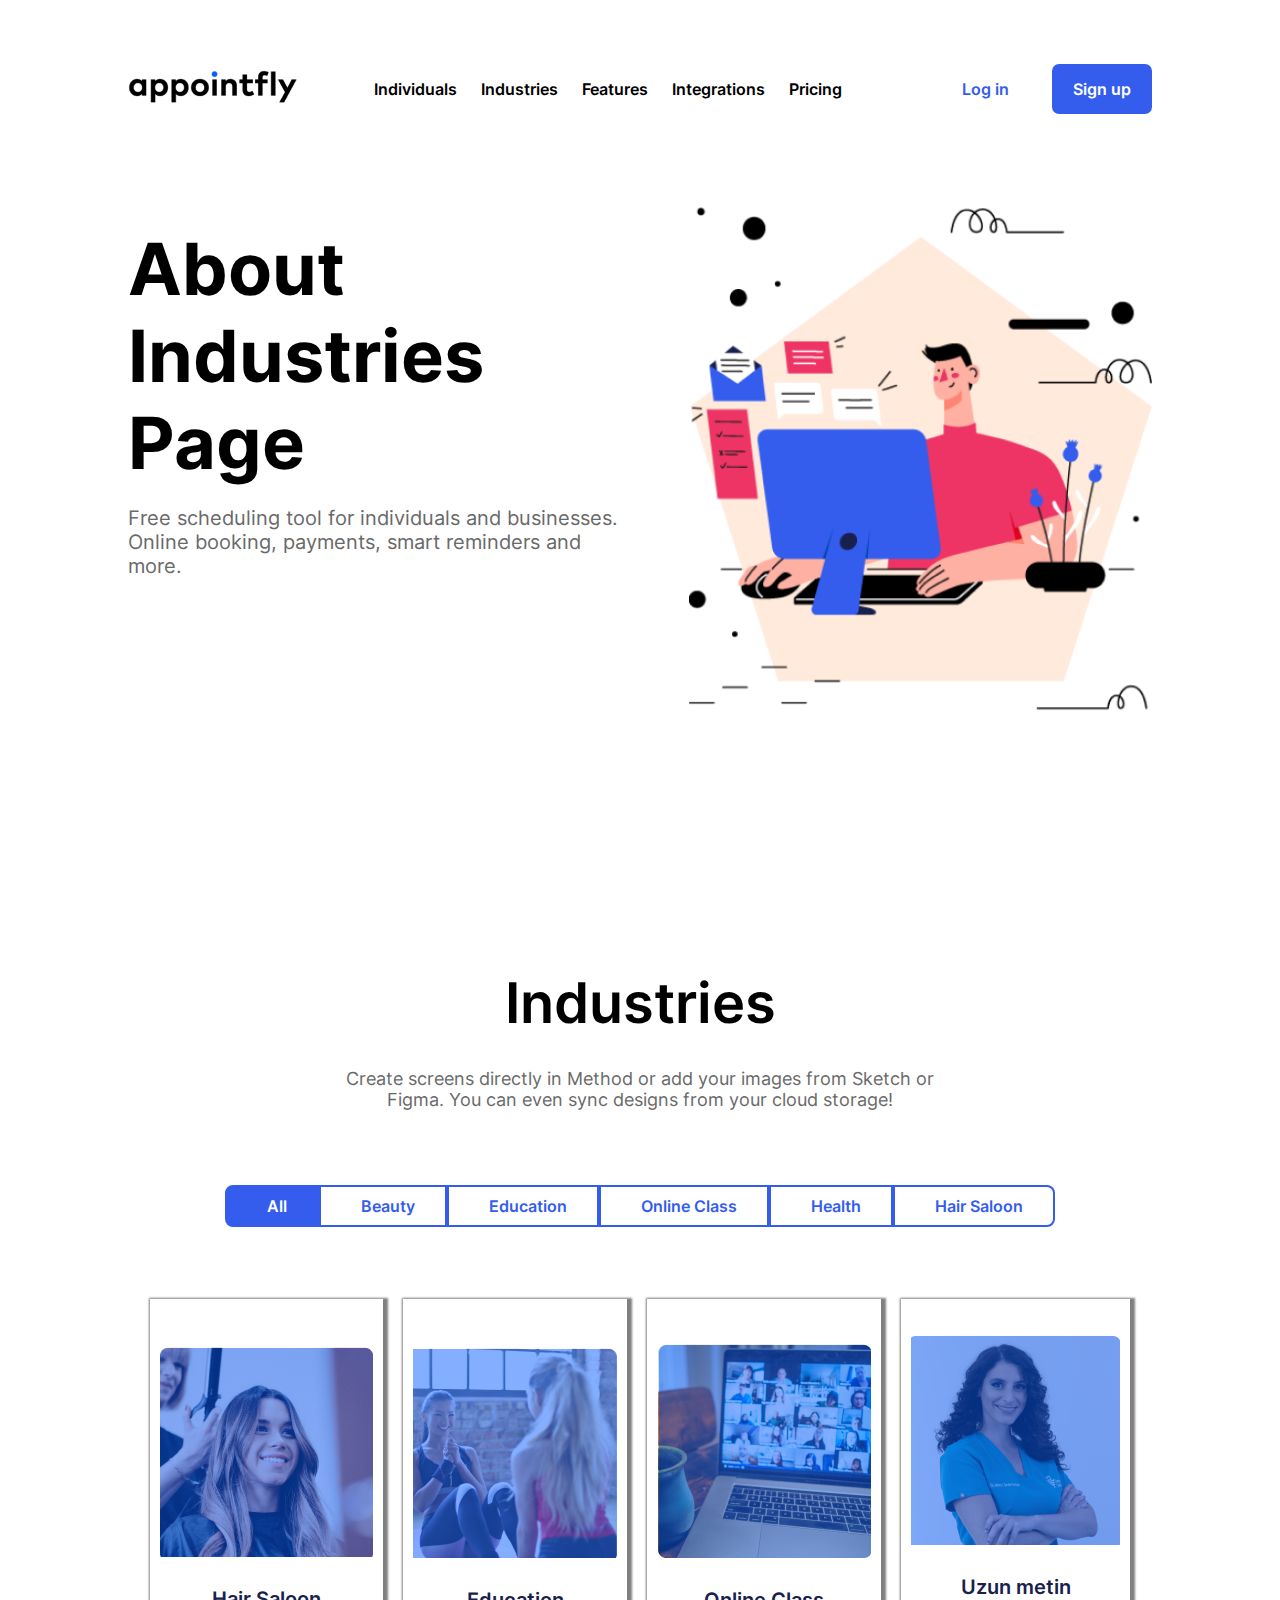
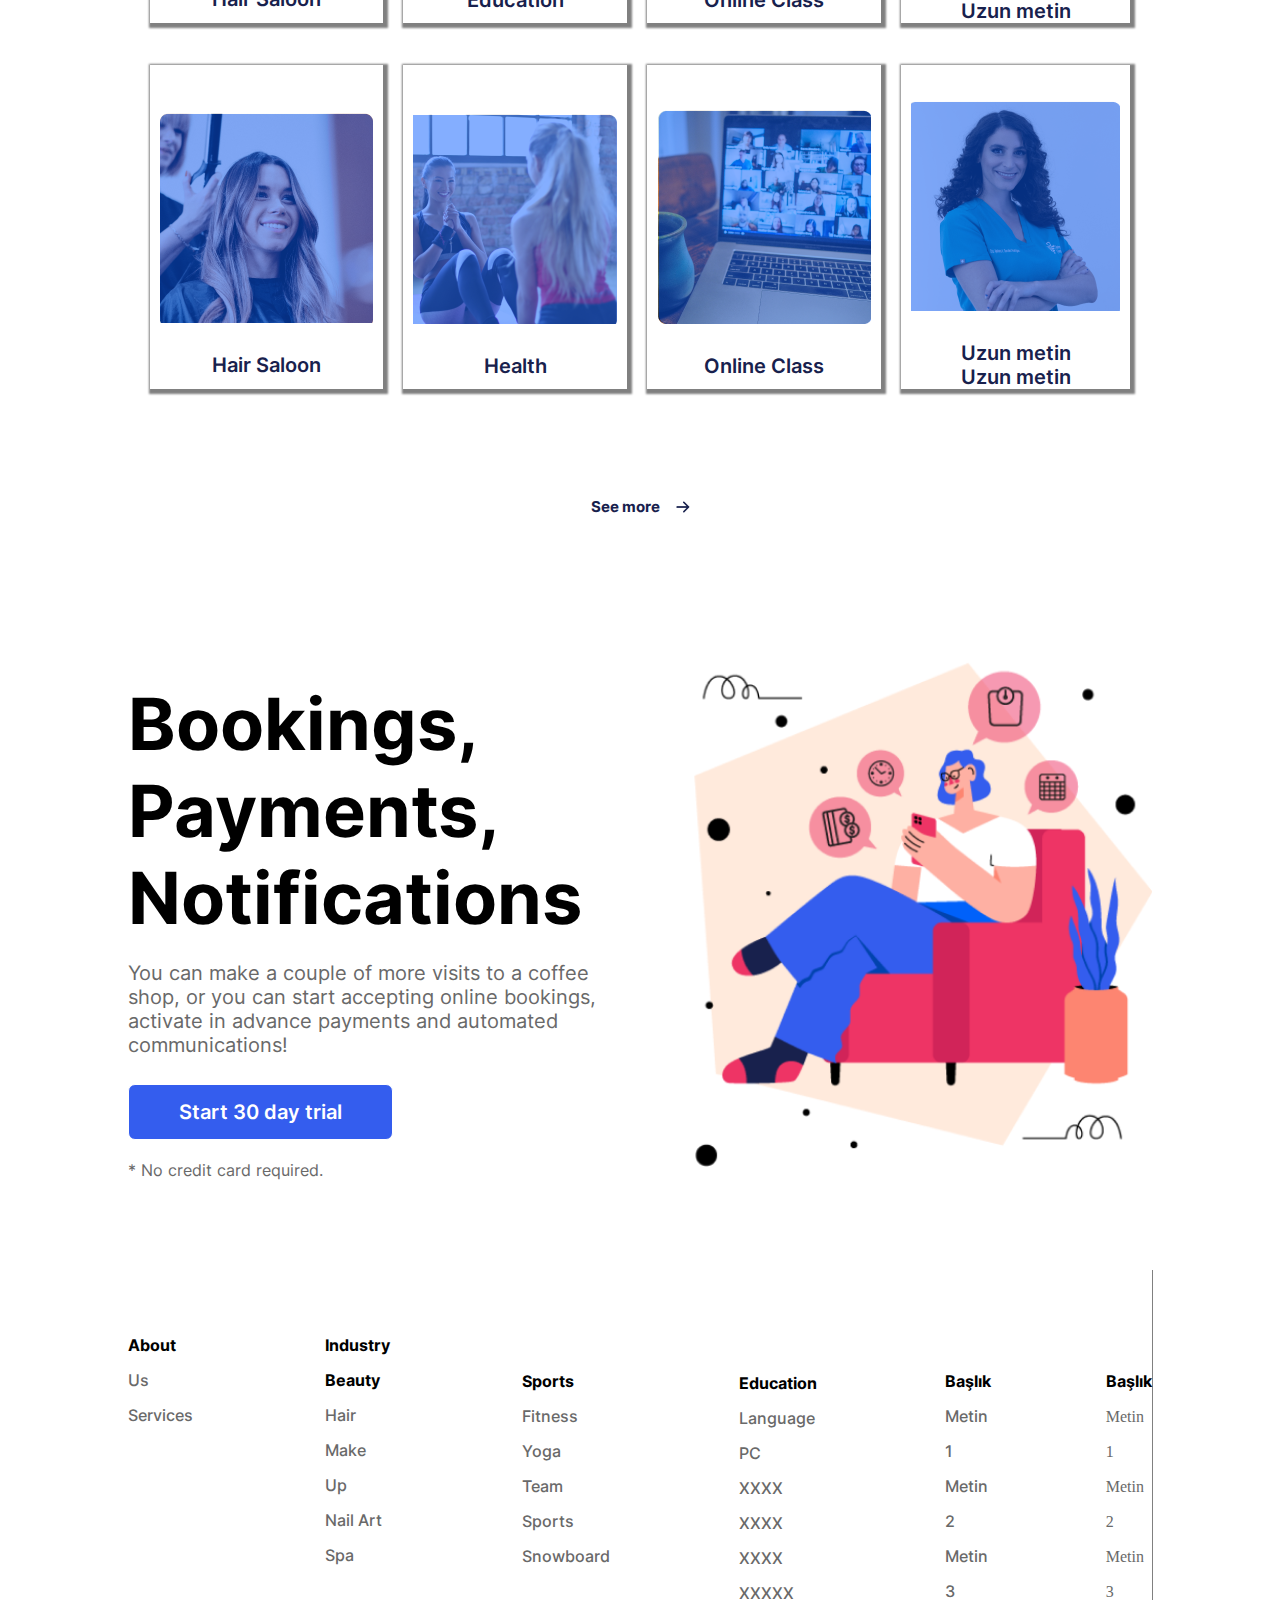
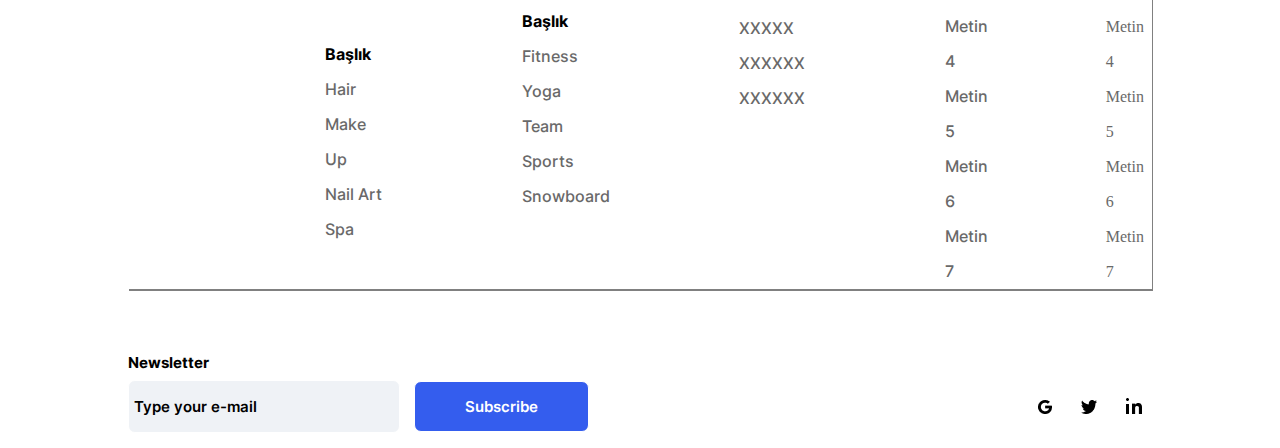
<file: fi/index.html>
<!DOCTYPE html>
<html lang="en">

<head>
    <meta charset="UTF-8">
    <meta http-equiv="X-UA-Compatible" content="IE=edge">
    <meta name="viewport" content="width=device-width, initial-scale=1.0">
    <title>Document</title>
    <link rel="stylesheet" href="style.css">
    <script src="https://code.jquery.com/jquery-3.6.0.min.js"
        integrity="sha256-/xUj+3OJU5yExlq6GSYGSHk7tPXikynS7ogEvDej/m4=" crossorigin="anonymous"></script>
</head>

<body>

    <header>
        <div class="main">
            <div class="container">

                <div class="nav">
                    <div class="logo">
                        <img src="img/appointfly_logosiyah 1.png" alt="">
                    </div>

                    <div class="list">
                        <ul>
                            <a href="../appoint/index.html">
                                <li>Individuals</li>
                            </a>
                            <a href="../fi/index.html">
                                <li>Industries</li>
                            </a>
                            <a href="../faq/index.html">
                                <li>Features</li>
                            </a>
                            <a href="">
                                <li>Integrations</li>
                            </a>
                            <a href="../contact/contact.html">
                                <li>Pricing</li>
                            </a>
                        </ul>
                    </div>


                    <div class="login">

                        <div class="login-2"> <a href="../appoint/login.html">Log in</a> </div>
                        <div class="login-1">Sign up</div>
                    </div>

                </div>
            </div>
        </div>
    </header>


    <section>
        <div class="main">
            <div class="container">

                <div class="sec5">
                    <div class="fly">

                        <div class="appoint">
                            <h1>About
                                Industries
                                Page
                            </h1>
                            <p>Free scheduling tool for individuals and businesses.
                                Online booking, payments, smart reminders and more.
                            </p>
                        </div>
                    </div>

                    <div class="fly-img">
                        <img src="img/slider_illustrasyon_industries 1.png" alt="">
                    </div>

                </div>

            </div>
        </div>
    </section>

    <section>
        <div class="main">
            <div class="container">
                <div class="industries">
                    <div class="content">
                        <h1>Industries</h1>
                        <p>Create screens directly in Method or add your images from Sketch or Figma. You can even
                            sync designs from your cloud storage!</p>
                    </div>

                </div>
            </div>

        </div>

    </section>

    <section>
        <div class="main">
            <div class="container">
                <div class="btn">
                    <ul>
                        <li class="list active" data-filter="all">All</li>
                        <li class="list" data-filter="Beauty">Beauty</li>
                        <li class="list" data-filter="Education">Education</li>
                        <li class="list" data-filter="Online_Class">Online Class</li>
                        <li class="list" data-filter="Health">Health</li>
                        <li class="list" data-filter="Hair_Saloon ">Hair Saloon</li>
                    </ul>
                </div>
                <div class="product">
                    <div class="itemBox Hair_Saloon">
                        <img src="img/Slice 1 (3).png" alt="">
                        <h3>Hair Saloon</h3>
                    </div>
                    <div class="itemBox Education">
                        <img src="img/Slice 2.png" alt="">
                        <h3>Education</h3>
                    </div>

                    <div class="itemBox Online_Class">
                        <img src="img/Slice 2 (1).png" alt="">
                        <h3>Online Class</h3>
                    </div>

                    <div class="itemBox Beauty">
                        <img src="img/Slice 1 (2).png" alt="">
                        <h3>Uzun metin</h3>
                        <h3> Uzun metin</h3>
                    </div>
                    <div class="itemBox Hair_Saloon">
                        <img src="img/Slice 1 (3).png" alt="">
                        <h3>Hair Saloon</h3>
                    </div>


                    <div class="itemBox Health">
                        <img src="img/Slice 2.png" alt="">
                        <h3>Health</h3>
                    </div>

                    <div class="itemBox Online_Class">
                        <img src="img/Slice 2 (1).png" alt="">
                        <h3>Online Class</h3>
                    </div>
                    <div class="itemBox Beauty">
                        <img src="img/Slice 1 (2).png" alt="">
                        <h3>Uzun metin</h3>
                        <h3>
                            Uzun metin</h3>
                    </div>
                </div>

                <div class="see">

                    <h5>See more </h5>
                    <img src="img/🔹 Icon Color.png" alt="">

                </div>
    </section>

    <section>
        <div class="main">
            <div class="container">

                <div class="sec5">
                    <div class="fly">

                        <div class="appoint">
                            <h1>Bookings,
                                Payments,
                                Notifications

                            </h1>
                            <p>You can make a couple of more visits to a coffee shop,
                                or you can start accepting online bookings, activate
                                in advance payments and automated communications!
                            </p>
                        </div>



                        <div class="button">

                            <button class="trial">Start 30 day trial</button>
                        </div>
                        <div class="account">
                            <p>* No credit card required.</p>
                        </div>
                    </div>


                    <div class="fly-img">
                        <img src="img/slider_illustrasyon1 1.png" alt="">
                    </div>


                </div>


            </div>
        </div>
    </section>

    <section>
        <div class="main">
            <div class="container">
                <div class="about">
                    <div class="services">
                        <ul>
                            <li>
                                <h3>About</h3>
                            </li>
                            <li>Us</li>
                            <li>Services</li>
                        </ul>
                    </div>
                    <div class="industry">
                        <ul>
                            <li>
                                <h3>Industry</h3>
                            </li>
                            <li>
                                <h3>Beauty</h3>
                            </li>



                            <li>Hair</li>
                            <li> Make Up</li>
                            <li> Nail Art</li>
                            <li> Spa</li>
                            <li>
                                <h3 class="baslik">Başlık</h3>
                            </li>
                            <li>Hair</li>
                            <li> Make Up</li>
                            <li> Nail Art</li>
                            <li> Spa</li>
                        </ul>
                    </div>
                    <div class="fitness">
                        <ul>
                            <li>
                                <h3>Sports</h3>
                            </li>
                            <li>Fitness</li>
                            <li>Yoga </li>
                            <li>Team Sports</li>
                            <li> Snowboard</li>

                            <li>
                                <h3 class="baslik-1">Başlık</h3>
                            </li>
                            <li>Fitness</li>
                            <li>Yoga </li>
                            <li>Team Sports</li>
                            <li> Snowboard</li>
                        </ul>
                    </div>
                    <div class="language">
                        <ul>
                            <li>
                                <h3>Education</h3>
                            </li>
                            <li>Language </li>
                            <li> PC</li>
                            <li> XXXX</li>
                            <li> XXXX</li>
                            <li> XXXX</li>
                            <li> XXXXX</li>
                            <li> XXXXX</li>
                            <li> XXXXXX</li>
                            <li> XXXXXX</li>
                        </ul>
                    </div>
                    <div class="metin-1">
                        <ul>
                            <li>
                                <h3>Başlık</h3>
                            </li>
                            <li>Metin 1</li>
                            <li>Metin 2</li>
                            <li>Metin 3</li>
                            <li>Metin 4</li>
                            <li>Metin 5</li>
                            <li>Metin 6</li>
                            <li>Metin 7</li>
                        </ul>
                    </div>
                    <div class="metin-2">
                        <ul>
                            <li>
                                <h3>Başlık</h3>
                            </li>
                            <li> Metin 1</li>
                            <li> Metin 2</li>
                            <li> Metin 3</li>
                            <li> Metin 4</li>
                            <li> Metin 5</li>
                            <li>Metin 6</li>
                            <li> Metin 7</li>
                        </ul>
                    </div>

                </div>

            </div>
        </div>

    </section>
    <section>
        <div class="main">

            <div class="container">

                <div class="News-letter">
                    <h4>Newsletter</h4>
                </div>
                <div class="News">
                   
                    <div class="button">
                        <input type="email" placeholder="Type your e-mail">
                        <button class="subs">Subscribe</button>
                    </div>

                    <div class="icons">
                        <a href=""><img src="img/google.png" alt=""></a>
                        <a href=""><img src="img/twitter.png" alt=""></a>
                        <a href=""><img src="img/Linked IN.png" alt=""></a>
                    </div>
                </div>
              
            </div>
        </div>
    </section>

    <script>
        $('.list').click(function () {
            const value = $(this).attr('data-filter');
            console.log(value)
            if (value == 'all') {
                $('.itemBox').show('1000');
            }
            else {
                $('.itemBox').filter('.' + value).show('1000');
                $('.itemBox').not('.' + value).hide('1000');
            }

        })
        $('.list').click(function () {
            $(this).addClass('active').siblings().removeClass('active');
        })

    </script>
</body>

</html>
</file>
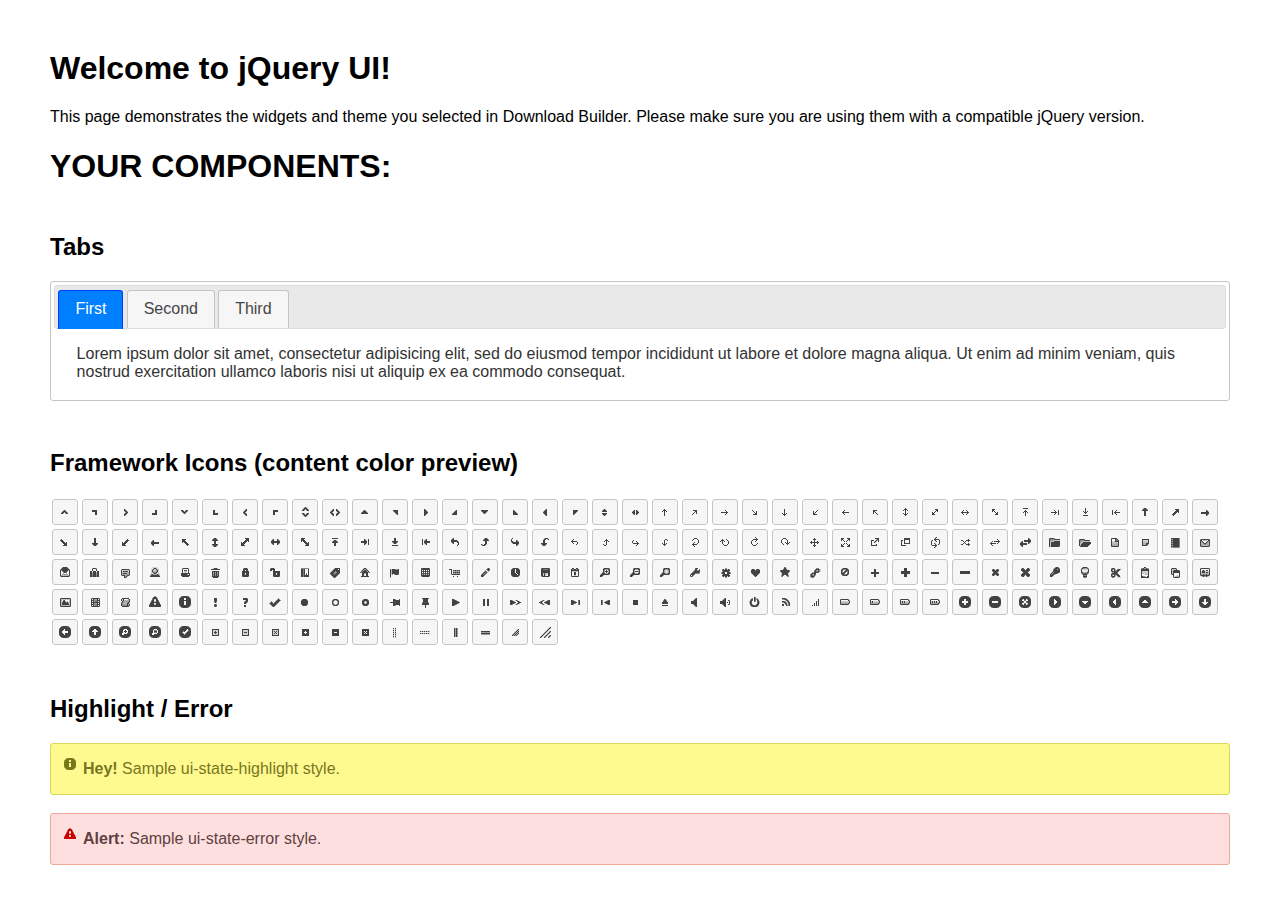
<file: fi/jquery-ui-1.13.1.custom/jquery-ui-1.13.1.custom/index.html>
<!doctype html>
<html lang="us">
<head>
	<meta charset="utf-8">
	<title>jQuery UI Example Page</title>
	<link href="jquery-ui.css" rel="stylesheet">
	<style>
	body{
		font-family: "Trebuchet MS", sans-serif;
		margin: 50px;
	}
	.demoHeaders {
		margin-top: 2em;
	}
	#dialog-link {
		padding: .4em 1em .4em 20px;
		text-decoration: none;
		position: relative;
	}
	#dialog-link span.ui-icon {
		margin: 0 5px 0 0;
		position: absolute;
		left: .2em;
		top: 50%;
		margin-top: -8px;
	}
	#icons {
		margin: 0;
		padding: 0;
	}
	#icons li {
		margin: 2px;
		position: relative;
		padding: 4px 0;
		cursor: pointer;
		float: left;
		list-style: none;
	}
	#icons span.ui-icon {
		float: left;
		margin: 0 4px;
	}
	.fakewindowcontain .ui-widget-overlay {
		position: absolute;
	}
	select {
		width: 200px;
	}
	</style>
</head>
<body>

<h1>Welcome to jQuery UI!</h1>

<div class="ui-widget">
	<p>This page demonstrates the widgets and theme you selected in Download Builder. Please make sure you are using them with a compatible jQuery version.</p>
</div>

<h1>YOUR COMPONENTS:</h1>






<!-- Tabs -->
<h2 class="demoHeaders">Tabs</h2>
<div id="tabs">
	<ul>
		<li><a href="#tabs-1">First</a></li>
		<li><a href="#tabs-2">Second</a></li>
		<li><a href="#tabs-3">Third</a></li>
	</ul>
	<div id="tabs-1">Lorem ipsum dolor sit amet, consectetur adipisicing elit, sed do eiusmod tempor incididunt ut labore et dolore magna aliqua. Ut enim ad minim veniam, quis nostrud exercitation ullamco laboris nisi ut aliquip ex ea commodo consequat.</div>
	<div id="tabs-2">Phasellus mattis tincidunt nibh. Cras orci urna, blandit id, pretium vel, aliquet ornare, felis. Maecenas scelerisque sem non nisl. Fusce sed lorem in enim dictum bibendum.</div>
	<div id="tabs-3">Nam dui erat, auctor a, dignissim quis, sollicitudin eu, felis. Pellentesque nisi urna, interdum eget, sagittis et, consequat vestibulum, lacus. Mauris porttitor ullamcorper augue.</div>
</div>



<h2 class="demoHeaders">Framework Icons (content color preview)</h2>
<ul id="icons" class="ui-widget ui-helper-clearfix">
	<li class="ui-state-default ui-corner-all" title=".ui-icon-caret-1-n"><span class="ui-icon ui-icon-caret-1-n"></span></li>
	<li class="ui-state-default ui-corner-all" title=".ui-icon-caret-1-ne"><span class="ui-icon ui-icon-caret-1-ne"></span></li>
	<li class="ui-state-default ui-corner-all" title=".ui-icon-caret-1-e"><span class="ui-icon ui-icon-caret-1-e"></span></li>
	<li class="ui-state-default ui-corner-all" title=".ui-icon-caret-1-se"><span class="ui-icon ui-icon-caret-1-se"></span></li>
	<li class="ui-state-default ui-corner-all" title=".ui-icon-caret-1-s"><span class="ui-icon ui-icon-caret-1-s"></span></li>
	<li class="ui-state-default ui-corner-all" title=".ui-icon-caret-1-sw"><span class="ui-icon ui-icon-caret-1-sw"></span></li>
	<li class="ui-state-default ui-corner-all" title=".ui-icon-caret-1-w"><span class="ui-icon ui-icon-caret-1-w"></span></li>
	<li class="ui-state-default ui-corner-all" title=".ui-icon-caret-1-nw"><span class="ui-icon ui-icon-caret-1-nw"></span></li>
	<li class="ui-state-default ui-corner-all" title=".ui-icon-caret-2-n-s"><span class="ui-icon ui-icon-caret-2-n-s"></span></li>
	<li class="ui-state-default ui-corner-all" title=".ui-icon-caret-2-e-w"><span class="ui-icon ui-icon-caret-2-e-w"></span></li>
	<li class="ui-state-default ui-corner-all" title=".ui-icon-triangle-1-n"><span class="ui-icon ui-icon-triangle-1-n"></span></li>
	<li class="ui-state-default ui-corner-all" title=".ui-icon-triangle-1-ne"><span class="ui-icon ui-icon-triangle-1-ne"></span></li>
	<li class="ui-state-default ui-corner-all" title=".ui-icon-triangle-1-e"><span class="ui-icon ui-icon-triangle-1-e"></span></li>
	<li class="ui-state-default ui-corner-all" title=".ui-icon-triangle-1-se"><span class="ui-icon ui-icon-triangle-1-se"></span></li>
	<li class="ui-state-default ui-corner-all" title=".ui-icon-triangle-1-s"><span class="ui-icon ui-icon-triangle-1-s"></span></li>
	<li class="ui-state-default ui-corner-all" title=".ui-icon-triangle-1-sw"><span class="ui-icon ui-icon-triangle-1-sw"></span></li>
	<li class="ui-state-default ui-corner-all" title=".ui-icon-triangle-1-w"><span class="ui-icon ui-icon-triangle-1-w"></span></li>
	<li class="ui-state-default ui-corner-all" title=".ui-icon-triangle-1-nw"><span class="ui-icon ui-icon-triangle-1-nw"></span></li>
	<li class="ui-state-default ui-corner-all" title=".ui-icon-triangle-2-n-s"><span class="ui-icon ui-icon-triangle-2-n-s"></span></li>
	<li class="ui-state-default ui-corner-all" title=".ui-icon-triangle-2-e-w"><span class="ui-icon ui-icon-triangle-2-e-w"></span></li>
	<li class="ui-state-default ui-corner-all" title=".ui-icon-arrow-1-n"><span class="ui-icon ui-icon-arrow-1-n"></span></li>
	<li class="ui-state-default ui-corner-all" title=".ui-icon-arrow-1-ne"><span class="ui-icon ui-icon-arrow-1-ne"></span></li>
	<li class="ui-state-default ui-corner-all" title=".ui-icon-arrow-1-e"><span class="ui-icon ui-icon-arrow-1-e"></span></li>
	<li class="ui-state-default ui-corner-all" title=".ui-icon-arrow-1-se"><span class="ui-icon ui-icon-arrow-1-se"></span></li>
	<li class="ui-state-default ui-corner-all" title=".ui-icon-arrow-1-s"><span class="ui-icon ui-icon-arrow-1-s"></span></li>
	<li class="ui-state-default ui-corner-all" title=".ui-icon-arrow-1-sw"><span class="ui-icon ui-icon-arrow-1-sw"></span></li>
	<li class="ui-state-default ui-corner-all" title=".ui-icon-arrow-1-w"><span class="ui-icon ui-icon-arrow-1-w"></span></li>
	<li class="ui-state-default ui-corner-all" title=".ui-icon-arrow-1-nw"><span class="ui-icon ui-icon-arrow-1-nw"></span></li>
	<li class="ui-state-default ui-corner-all" title=".ui-icon-arrow-2-n-s"><span class="ui-icon ui-icon-arrow-2-n-s"></span></li>
	<li class="ui-state-default ui-corner-all" title=".ui-icon-arrow-2-ne-sw"><span class="ui-icon ui-icon-arrow-2-ne-sw"></span></li>
	<li class="ui-state-default ui-corner-all" title=".ui-icon-arrow-2-e-w"><span class="ui-icon ui-icon-arrow-2-e-w"></span></li>
	<li class="ui-state-default ui-corner-all" title=".ui-icon-arrow-2-se-nw"><span class="ui-icon ui-icon-arrow-2-se-nw"></span></li>
	<li class="ui-state-default ui-corner-all" title=".ui-icon-arrowstop-1-n"><span class="ui-icon ui-icon-arrowstop-1-n"></span></li>
	<li class="ui-state-default ui-corner-all" title=".ui-icon-arrowstop-1-e"><span class="ui-icon ui-icon-arrowstop-1-e"></span></li>
	<li class="ui-state-default ui-corner-all" title=".ui-icon-arrowstop-1-s"><span class="ui-icon ui-icon-arrowstop-1-s"></span></li>
	<li class="ui-state-default ui-corner-all" title=".ui-icon-arrowstop-1-w"><span class="ui-icon ui-icon-arrowstop-1-w"></span></li>
	<li class="ui-state-default ui-corner-all" title=".ui-icon-arrowthick-1-n"><span class="ui-icon ui-icon-arrowthick-1-n"></span></li>
	<li class="ui-state-default ui-corner-all" title=".ui-icon-arrowthick-1-ne"><span class="ui-icon ui-icon-arrowthick-1-ne"></span></li>
	<li class="ui-state-default ui-corner-all" title=".ui-icon-arrowthick-1-e"><span class="ui-icon ui-icon-arrowthick-1-e"></span></li>
	<li class="ui-state-default ui-corner-all" title=".ui-icon-arrowthick-1-se"><span class="ui-icon ui-icon-arrowthick-1-se"></span></li>
	<li class="ui-state-default ui-corner-all" title=".ui-icon-arrowthick-1-s"><span class="ui-icon ui-icon-arrowthick-1-s"></span></li>
	<li class="ui-state-default ui-corner-all" title=".ui-icon-arrowthick-1-sw"><span class="ui-icon ui-icon-arrowthick-1-sw"></span></li>
	<li class="ui-state-default ui-corner-all" title=".ui-icon-arrowthick-1-w"><span class="ui-icon ui-icon-arrowthick-1-w"></span></li>
	<li class="ui-state-default ui-corner-all" title=".ui-icon-arrowthick-1-nw"><span class="ui-icon ui-icon-arrowthick-1-nw"></span></li>
	<li class="ui-state-default ui-corner-all" title=".ui-icon-arrowthick-2-n-s"><span class="ui-icon ui-icon-arrowthick-2-n-s"></span></li>
	<li class="ui-state-default ui-corner-all" title=".ui-icon-arrowthick-2-ne-sw"><span class="ui-icon ui-icon-arrowthick-2-ne-sw"></span></li>
	<li class="ui-state-default ui-corner-all" title=".ui-icon-arrowthick-2-e-w"><span class="ui-icon ui-icon-arrowthick-2-e-w"></span></li>
	<li class="ui-state-default ui-corner-all" title=".ui-icon-arrowthick-2-se-nw"><span class="ui-icon ui-icon-arrowthick-2-se-nw"></span></li>
	<li class="ui-state-default ui-corner-all" title=".ui-icon-arrowthickstop-1-n"><span class="ui-icon ui-icon-arrowthickstop-1-n"></span></li>
	<li class="ui-state-default ui-corner-all" title=".ui-icon-arrowthickstop-1-e"><span class="ui-icon ui-icon-arrowthickstop-1-e"></span></li>
	<li class="ui-state-default ui-corner-all" title=".ui-icon-arrowthickstop-1-s"><span class="ui-icon ui-icon-arrowthickstop-1-s"></span></li>
	<li class="ui-state-default ui-corner-all" title=".ui-icon-arrowthickstop-1-w"><span class="ui-icon ui-icon-arrowthickstop-1-w"></span></li>
	<li class="ui-state-default ui-corner-all" title=".ui-icon-arrowreturnthick-1-w"><span class="ui-icon ui-icon-arrowreturnthick-1-w"></span></li>
	<li class="ui-state-default ui-corner-all" title=".ui-icon-arrowreturnthick-1-n"><span class="ui-icon ui-icon-arrowreturnthick-1-n"></span></li>
	<li class="ui-state-default ui-corner-all" title=".ui-icon-arrowreturnthick-1-e"><span class="ui-icon ui-icon-arrowreturnthick-1-e"></span></li>
	<li class="ui-state-default ui-corner-all" title=".ui-icon-arrowreturnthick-1-s"><span class="ui-icon ui-icon-arrowreturnthick-1-s"></span></li>
	<li class="ui-state-default ui-corner-all" title=".ui-icon-arrowreturn-1-w"><span class="ui-icon ui-icon-arrowreturn-1-w"></span></li>
	<li class="ui-state-default ui-corner-all" title=".ui-icon-arrowreturn-1-n"><span class="ui-icon ui-icon-arrowreturn-1-n"></span></li>
	<li class="ui-state-default ui-corner-all" title=".ui-icon-arrowreturn-1-e"><span class="ui-icon ui-icon-arrowreturn-1-e"></span></li>
	<li class="ui-state-default ui-corner-all" title=".ui-icon-arrowreturn-1-s"><span class="ui-icon ui-icon-arrowreturn-1-s"></span></li>
	<li class="ui-state-default ui-corner-all" title=".ui-icon-arrowrefresh-1-w"><span class="ui-icon ui-icon-arrowrefresh-1-w"></span></li>
	<li class="ui-state-default ui-corner-all" title=".ui-icon-arrowrefresh-1-n"><span class="ui-icon ui-icon-arrowrefresh-1-n"></span></li>
	<li class="ui-state-default ui-corner-all" title=".ui-icon-arrowrefresh-1-e"><span class="ui-icon ui-icon-arrowrefresh-1-e"></span></li>
	<li class="ui-state-default ui-corner-all" title=".ui-icon-arrowrefresh-1-s"><span class="ui-icon ui-icon-arrowrefresh-1-s"></span></li>
	<li class="ui-state-default ui-corner-all" title=".ui-icon-arrow-4"><span class="ui-icon ui-icon-arrow-4"></span></li>
	<li class="ui-state-default ui-corner-all" title=".ui-icon-arrow-4-diag"><span class="ui-icon ui-icon-arrow-4-diag"></span></li>
	<li class="ui-state-default ui-corner-all" title=".ui-icon-extlink"><span class="ui-icon ui-icon-extlink"></span></li>
	<li class="ui-state-default ui-corner-all" title=".ui-icon-newwin"><span class="ui-icon ui-icon-newwin"></span></li>
	<li class="ui-state-default ui-corner-all" title=".ui-icon-refresh"><span class="ui-icon ui-icon-refresh"></span></li>
	<li class="ui-state-default ui-corner-all" title=".ui-icon-shuffle"><span class="ui-icon ui-icon-shuffle"></span></li>
	<li class="ui-state-default ui-corner-all" title=".ui-icon-transfer-e-w"><span class="ui-icon ui-icon-transfer-e-w"></span></li>
	<li class="ui-state-default ui-corner-all" title=".ui-icon-transferthick-e-w"><span class="ui-icon ui-icon-transferthick-e-w"></span></li>
	<li class="ui-state-default ui-corner-all" title=".ui-icon-folder-collapsed"><span class="ui-icon ui-icon-folder-collapsed"></span></li>
	<li class="ui-state-default ui-corner-all" title=".ui-icon-folder-open"><span class="ui-icon ui-icon-folder-open"></span></li>
	<li class="ui-state-default ui-corner-all" title=".ui-icon-document"><span class="ui-icon ui-icon-document"></span></li>
	<li class="ui-state-default ui-corner-all" title=".ui-icon-document-b"><span class="ui-icon ui-icon-document-b"></span></li>
	<li class="ui-state-default ui-corner-all" title=".ui-icon-note"><span class="ui-icon ui-icon-note"></span></li>
	<li class="ui-state-default ui-corner-all" title=".ui-icon-mail-closed"><span class="ui-icon ui-icon-mail-closed"></span></li>
	<li class="ui-state-default ui-corner-all" title=".ui-icon-mail-open"><span class="ui-icon ui-icon-mail-open"></span></li>
	<li class="ui-state-default ui-corner-all" title=".ui-icon-suitcase"><span class="ui-icon ui-icon-suitcase"></span></li>
	<li class="ui-state-default ui-corner-all" title=".ui-icon-comment"><span class="ui-icon ui-icon-comment"></span></li>
	<li class="ui-state-default ui-corner-all" title=".ui-icon-person"><span class="ui-icon ui-icon-person"></span></li>
	<li class="ui-state-default ui-corner-all" title=".ui-icon-print"><span class="ui-icon ui-icon-print"></span></li>
	<li class="ui-state-default ui-corner-all" title=".ui-icon-trash"><span class="ui-icon ui-icon-trash"></span></li>
	<li class="ui-state-default ui-corner-all" title=".ui-icon-locked"><span class="ui-icon ui-icon-locked"></span></li>
	<li class="ui-state-default ui-corner-all" title=".ui-icon-unlocked"><span class="ui-icon ui-icon-unlocked"></span></li>
	<li class="ui-state-default ui-corner-all" title=".ui-icon-bookmark"><span class="ui-icon ui-icon-bookmark"></span></li>
	<li class="ui-state-default ui-corner-all" title=".ui-icon-tag"><span class="ui-icon ui-icon-tag"></span></li>
	<li class="ui-state-default ui-corner-all" title=".ui-icon-home"><span class="ui-icon ui-icon-home"></span></li>
	<li class="ui-state-default ui-corner-all" title=".ui-icon-flag"><span class="ui-icon ui-icon-flag"></span></li>
	<li class="ui-state-default ui-corner-all" title=".ui-icon-calculator"><span class="ui-icon ui-icon-calculator"></span></li>
	<li class="ui-state-default ui-corner-all" title=".ui-icon-cart"><span class="ui-icon ui-icon-cart"></span></li>
	<li class="ui-state-default ui-corner-all" title=".ui-icon-pencil"><span class="ui-icon ui-icon-pencil"></span></li>
	<li class="ui-state-default ui-corner-all" title=".ui-icon-clock"><span class="ui-icon ui-icon-clock"></span></li>
	<li class="ui-state-default ui-corner-all" title=".ui-icon-disk"><span class="ui-icon ui-icon-disk"></span></li>
	<li class="ui-state-default ui-corner-all" title=".ui-icon-calendar"><span class="ui-icon ui-icon-calendar"></span></li>
	<li class="ui-state-default ui-corner-all" title=".ui-icon-zoomin"><span class="ui-icon ui-icon-zoomin"></span></li>
	<li class="ui-state-default ui-corner-all" title=".ui-icon-zoomout"><span class="ui-icon ui-icon-zoomout"></span></li>
	<li class="ui-state-default ui-corner-all" title=".ui-icon-search"><span class="ui-icon ui-icon-search"></span></li>
	<li class="ui-state-default ui-corner-all" title=".ui-icon-wrench"><span class="ui-icon ui-icon-wrench"></span></li>
	<li class="ui-state-default ui-corner-all" title=".ui-icon-gear"><span class="ui-icon ui-icon-gear"></span></li>
	<li class="ui-state-default ui-corner-all" title=".ui-icon-heart"><span class="ui-icon ui-icon-heart"></span></li>
	<li class="ui-state-default ui-corner-all" title=".ui-icon-star"><span class="ui-icon ui-icon-star"></span></li>
	<li class="ui-state-default ui-corner-all" title=".ui-icon-link"><span class="ui-icon ui-icon-link"></span></li>
	<li class="ui-state-default ui-corner-all" title=".ui-icon-cancel"><span class="ui-icon ui-icon-cancel"></span></li>
	<li class="ui-state-default ui-corner-all" title=".ui-icon-plus"><span class="ui-icon ui-icon-plus"></span></li>
	<li class="ui-state-default ui-corner-all" title=".ui-icon-plusthick"><span class="ui-icon ui-icon-plusthick"></span></li>
	<li class="ui-state-default ui-corner-all" title=".ui-icon-minus"><span class="ui-icon ui-icon-minus"></span></li>
	<li class="ui-state-default ui-corner-all" title=".ui-icon-minusthick"><span class="ui-icon ui-icon-minusthick"></span></li>
	<li class="ui-state-default ui-corner-all" title=".ui-icon-close"><span class="ui-icon ui-icon-close"></span></li>
	<li class="ui-state-default ui-corner-all" title=".ui-icon-closethick"><span class="ui-icon ui-icon-closethick"></span></li>
	<li class="ui-state-default ui-corner-all" title=".ui-icon-key"><span class="ui-icon ui-icon-key"></span></li>
	<li class="ui-state-default ui-corner-all" title=".ui-icon-lightbulb"><span class="ui-icon ui-icon-lightbulb"></span></li>
	<li class="ui-state-default ui-corner-all" title=".ui-icon-scissors"><span class="ui-icon ui-icon-scissors"></span></li>
	<li class="ui-state-default ui-corner-all" title=".ui-icon-clipboard"><span class="ui-icon ui-icon-clipboard"></span></li>
	<li class="ui-state-default ui-corner-all" title=".ui-icon-copy"><span class="ui-icon ui-icon-copy"></span></li>
	<li class="ui-state-default ui-corner-all" title=".ui-icon-contact"><span class="ui-icon ui-icon-contact"></span></li>
	<li class="ui-state-default ui-corner-all" title=".ui-icon-image"><span class="ui-icon ui-icon-image"></span></li>
	<li class="ui-state-default ui-corner-all" title=".ui-icon-video"><span class="ui-icon ui-icon-video"></span></li>
	<li class="ui-state-default ui-corner-all" title=".ui-icon-script"><span class="ui-icon ui-icon-script"></span></li>
	<li class="ui-state-default ui-corner-all" title=".ui-icon-alert"><span class="ui-icon ui-icon-alert"></span></li>
	<li class="ui-state-default ui-corner-all" title=".ui-icon-info"><span class="ui-icon ui-icon-info"></span></li>
	<li class="ui-state-default ui-corner-all" title=".ui-icon-notice"><span class="ui-icon ui-icon-notice"></span></li>
	<li class="ui-state-default ui-corner-all" title=".ui-icon-help"><span class="ui-icon ui-icon-help"></span></li>
	<li class="ui-state-default ui-corner-all" title=".ui-icon-check"><span class="ui-icon ui-icon-check"></span></li>
	<li class="ui-state-default ui-corner-all" title=".ui-icon-bullet"><span class="ui-icon ui-icon-bullet"></span></li>
	<li class="ui-state-default ui-corner-all" title=".ui-icon-radio-off"><span class="ui-icon ui-icon-radio-off"></span></li>
	<li class="ui-state-default ui-corner-all" title=".ui-icon-radio-on"><span class="ui-icon ui-icon-radio-on"></span></li>
	<li class="ui-state-default ui-corner-all" title=".ui-icon-pin-w"><span class="ui-icon ui-icon-pin-w"></span></li>
	<li class="ui-state-default ui-corner-all" title=".ui-icon-pin-s"><span class="ui-icon ui-icon-pin-s"></span></li>
	<li class="ui-state-default ui-corner-all" title=".ui-icon-play"><span class="ui-icon ui-icon-play"></span></li>
	<li class="ui-state-default ui-corner-all" title=".ui-icon-pause"><span class="ui-icon ui-icon-pause"></span></li>
	<li class="ui-state-default ui-corner-all" title=".ui-icon-seek-next"><span class="ui-icon ui-icon-seek-next"></span></li>
	<li class="ui-state-default ui-corner-all" title=".ui-icon-seek-prev"><span class="ui-icon ui-icon-seek-prev"></span></li>
	<li class="ui-state-default ui-corner-all" title=".ui-icon-seek-end"><span class="ui-icon ui-icon-seek-end"></span></li>
	<li class="ui-state-default ui-corner-all" title=".ui-icon-seek-first"><span class="ui-icon ui-icon-seek-first"></span></li>
	<li class="ui-state-default ui-corner-all" title=".ui-icon-stop"><span class="ui-icon ui-icon-stop"></span></li>
	<li class="ui-state-default ui-corner-all" title=".ui-icon-eject"><span class="ui-icon ui-icon-eject"></span></li>
	<li class="ui-state-default ui-corner-all" title=".ui-icon-volume-off"><span class="ui-icon ui-icon-volume-off"></span></li>
	<li class="ui-state-default ui-corner-all" title=".ui-icon-volume-on"><span class="ui-icon ui-icon-volume-on"></span></li>
	<li class="ui-state-default ui-corner-all" title=".ui-icon-power"><span class="ui-icon ui-icon-power"></span></li>
	<li class="ui-state-default ui-corner-all" title=".ui-icon-signal-diag"><span class="ui-icon ui-icon-signal-diag"></span></li>
	<li class="ui-state-default ui-corner-all" title=".ui-icon-signal"><span class="ui-icon ui-icon-signal"></span></li>
	<li class="ui-state-default ui-corner-all" title=".ui-icon-battery-0"><span class="ui-icon ui-icon-battery-0"></span></li>
	<li class="ui-state-default ui-corner-all" title=".ui-icon-battery-1"><span class="ui-icon ui-icon-battery-1"></span></li>
	<li class="ui-state-default ui-corner-all" title=".ui-icon-battery-2"><span class="ui-icon ui-icon-battery-2"></span></li>
	<li class="ui-state-default ui-corner-all" title=".ui-icon-battery-3"><span class="ui-icon ui-icon-battery-3"></span></li>
	<li class="ui-state-default ui-corner-all" title=".ui-icon-circle-plus"><span class="ui-icon ui-icon-circle-plus"></span></li>
	<li class="ui-state-default ui-corner-all" title=".ui-icon-circle-minus"><span class="ui-icon ui-icon-circle-minus"></span></li>
	<li class="ui-state-default ui-corner-all" title=".ui-icon-circle-close"><span class="ui-icon ui-icon-circle-close"></span></li>
	<li class="ui-state-default ui-corner-all" title=".ui-icon-circle-triangle-e"><span class="ui-icon ui-icon-circle-triangle-e"></span></li>
	<li class="ui-state-default ui-corner-all" title=".ui-icon-circle-triangle-s"><span class="ui-icon ui-icon-circle-triangle-s"></span></li>
	<li class="ui-state-default ui-corner-all" title=".ui-icon-circle-triangle-w"><span class="ui-icon ui-icon-circle-triangle-w"></span></li>
	<li class="ui-state-default ui-corner-all" title=".ui-icon-circle-triangle-n"><span class="ui-icon ui-icon-circle-triangle-n"></span></li>
	<li class="ui-state-default ui-corner-all" title=".ui-icon-circle-arrow-e"><span class="ui-icon ui-icon-circle-arrow-e"></span></li>
	<li class="ui-state-default ui-corner-all" title=".ui-icon-circle-arrow-s"><span class="ui-icon ui-icon-circle-arrow-s"></span></li>
	<li class="ui-state-default ui-corner-all" title=".ui-icon-circle-arrow-w"><span class="ui-icon ui-icon-circle-arrow-w"></span></li>
	<li class="ui-state-default ui-corner-all" title=".ui-icon-circle-arrow-n"><span class="ui-icon ui-icon-circle-arrow-n"></span></li>
	<li class="ui-state-default ui-corner-all" title=".ui-icon-circle-zoomin"><span class="ui-icon ui-icon-circle-zoomin"></span></li>
	<li class="ui-state-default ui-corner-all" title=".ui-icon-circle-zoomout"><span class="ui-icon ui-icon-circle-zoomout"></span></li>
	<li class="ui-state-default ui-corner-all" title=".ui-icon-circle-check"><span class="ui-icon ui-icon-circle-check"></span></li>
	<li class="ui-state-default ui-corner-all" title=".ui-icon-circlesmall-plus"><span class="ui-icon ui-icon-circlesmall-plus"></span></li>
	<li class="ui-state-default ui-corner-all" title=".ui-icon-circlesmall-minus"><span class="ui-icon ui-icon-circlesmall-minus"></span></li>
	<li class="ui-state-default ui-corner-all" title=".ui-icon-circlesmall-close"><span class="ui-icon ui-icon-circlesmall-close"></span></li>
	<li class="ui-state-default ui-corner-all" title=".ui-icon-squaresmall-plus"><span class="ui-icon ui-icon-squaresmall-plus"></span></li>
	<li class="ui-state-default ui-corner-all" title=".ui-icon-squaresmall-minus"><span class="ui-icon ui-icon-squaresmall-minus"></span></li>
	<li class="ui-state-default ui-corner-all" title=".ui-icon-squaresmall-close"><span class="ui-icon ui-icon-squaresmall-close"></span></li>
	<li class="ui-state-default ui-corner-all" title=".ui-icon-grip-dotted-vertical"><span class="ui-icon ui-icon-grip-dotted-vertical"></span></li>
	<li class="ui-state-default ui-corner-all" title=".ui-icon-grip-dotted-horizontal"><span class="ui-icon ui-icon-grip-dotted-horizontal"></span></li>
	<li class="ui-state-default ui-corner-all" title=".ui-icon-grip-solid-vertical"><span class="ui-icon ui-icon-grip-solid-vertical"></span></li>
	<li class="ui-state-default ui-corner-all" title=".ui-icon-grip-solid-horizontal"><span class="ui-icon ui-icon-grip-solid-horizontal"></span></li>
	<li class="ui-state-default ui-corner-all" title=".ui-icon-gripsmall-diagonal-se"><span class="ui-icon ui-icon-gripsmall-diagonal-se"></span></li>
	<li class="ui-state-default ui-corner-all" title=".ui-icon-grip-diagonal-se"><span class="ui-icon ui-icon-grip-diagonal-se"></span></li>
</ul>








<!-- Highlight / Error -->
<h2 class="demoHeaders">Highlight / Error</h2>
<div class="ui-widget">
	<div class="ui-state-highlight ui-corner-all" style="margin-top: 20px; padding: 0 .7em;">
		<p><span class="ui-icon ui-icon-info" style="float: left; margin-right: .3em;"></span>
		<strong>Hey!</strong> Sample ui-state-highlight style.</p>
	</div>
</div>
<br>
<div class="ui-widget">
	<div class="ui-state-error ui-corner-all" style="padding: 0 .7em;">
		<p><span class="ui-icon ui-icon-alert" style="float: left; margin-right: .3em;"></span>
		<strong>Alert:</strong> Sample ui-state-error style.</p>
	</div>
</div>

<script src="external/jquery/jquery.js"></script>
<script src="jquery-ui.js"></script>
<script>





$( "#tabs" ).tabs();









// Hover states on the static widgets
$( "#dialog-link, #icons li" ).hover(
	function() {
		$( this ).addClass( "ui-state-hover" );
	},
	function() {
		$( this ).removeClass( "ui-state-hover" );
	}
);
</script>
</body>
</html>
</file>
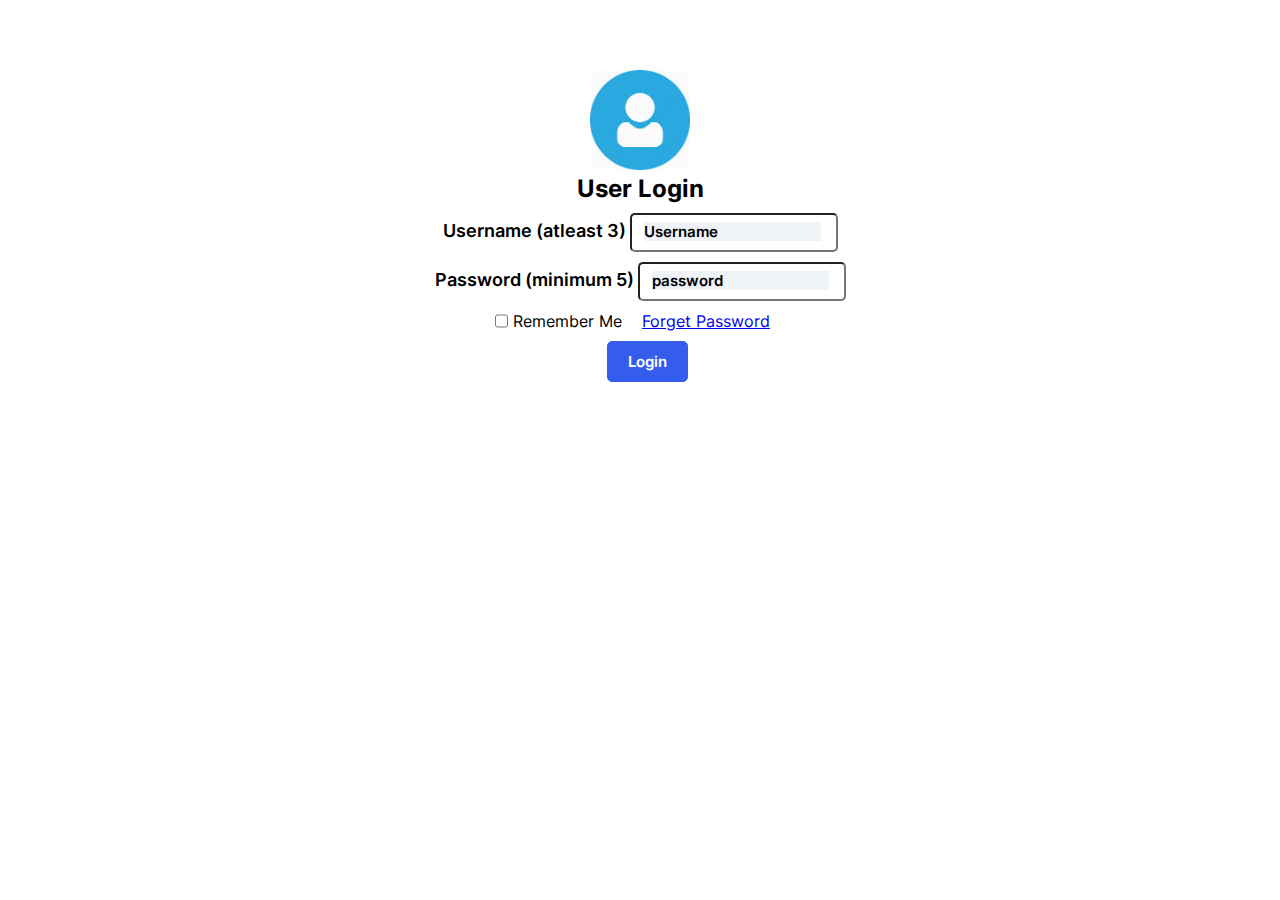
<file: appoint/login.html>
<!DOCTYPE html>
<html lang="en">
  <head>
    <meta charset="UTF-8" />
    <meta http-equiv="X-UA-Compatible" content="IE=edge" />
    <meta name="viewport" content="width=device-width, initial-scale=1.0" />
    <title>Document</title>
    <link rel="stylesheet" href="style.css" />
    <script
      src="https://code.jquery.com/jquery-3.6.0.min.js"
      integrity="sha256-/xUj+3OJU5yExlq6GSYGSHk7tPXikynS7ogEvDej/m4="
      crossorigin="anonymous"
    ></script>
    <script src="../appoint/jquery.validate.min.js"></script>
    <style>
      label.error {
        color: red;
        font-size: 1rem;
        display: block;
        margin-top: 5px;
      }

      input.error {
        border: 1px solid red;
        font-weight: 300;
        color: red;
      }

      .c2 {
        color: red;
        border: 1px solid red;
      }

      .c3 {
        color: green;
        border: 1px solid green;
      }
    </style>
    
  </head>

  <body>
    <form id="myform">
      <div>
        <img
          src="../appoint/img/images.jpg"
          alt=""
          width="100"
          height="100"
        />
      </div>

      <h2>User Login</h2>
      <div class="user-input">
        <label for="username">Username (atleast 3)</label>

        <input
          type="username"
          id="username"
          name="field1"
          placeholder="Username"
        />
      </div>
      <div class="user-input">
        <label for="password">Password (minimum 5)</label>

        <input
          type="password"
          id="password"
          name="field2"
          placeholder="password"
        />
      </div>

      <div class="check">
        <label for="password"></label>
        <input type="checkbox" />
        <p>Remember Me</p>
        <p><a href="../appoint/sign.html">Forget Password</a></p>
      </div>

      <button class="log-btn"><a href="../appoint/index.html">Login</a></button>
    </form>
    <script>
      $(document).ready(function () {
        $('#myform').validate({
          rules: {
            field1: {
              required: true,

              minlength: 3,
            },
            field2: {
              required: true,
              minlength: 5,
            },
          },
        })
      })
    </script>
  </body>
  
</html>
</file>
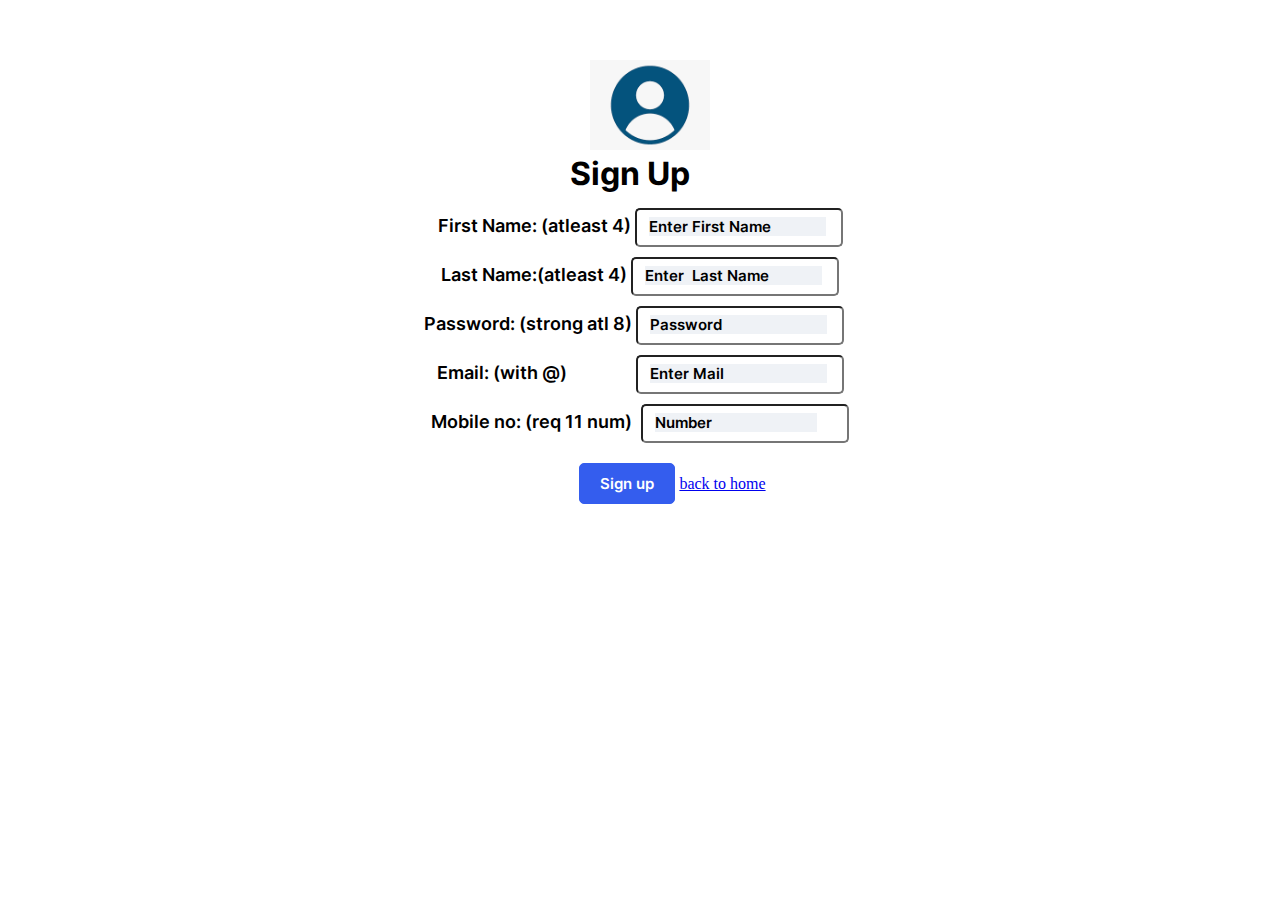
<file: appoint/sign.html>
<!DOCTYPE html>
<html lang="en">

<head>
    <meta charset="UTF-8" />
    <meta http-equiv="X-UA-Compatible" content="IE=edge" />
    <meta name="viewport" content="width=device-width, initial-scale=1.0" />
    <title>Document</title>
    <link rel="stylesheet" href="style.css" />
    <script src="https://code.jquery.com/jquery-3.6.0.min.js"
        integrity="sha256-/xUj+3OJU5yExlq6GSYGSHk7tPXikynS7ogEvDej/m4=" crossorigin="anonymous"></script>
    <script src="../appoint/jquery.validate.min.js"></script>

    <style>
        label.error {
            color: red;
            font-size: 1rem;
            display: block;
            margin-top: 5px;
        }

        input.error {
            border: 1px solid red;
            font-weight: 300;
            color: red;
        }
    </style>

</head>

<body>
    <form id="sign-form">
        <div class="s-img">
            <img src="../appoint/img/signup.png" height="90" alt="" />
            <h1>
                Sign Up
            </h1>
        </div>

        <div class="user-input">
            <label for="">First Name: (atleast 4)</label>
            <input type="text" name="fname" id="" placeholder="Enter First Name" />
        </div>
        <div class="user-input">
            <label for="">Last Name:(atleast 4)</label>

            <input type="text" name="Lname" id="" placeholder="Enter  Last Name" />
        </div>

        <div class="user-input">
            <label for="" id="Password">Password: (strong atl 8)<label>
                    <input type="Password" name="Password" placeholder="Password" id="" />
        </div>
        <div class="user-input">
            <label for="email" id="Email">Email: (with @)</label>
            <input type="Email" name="Email" placeholder="Enter Mail" />
        </div>
        <div class="user-input">
            <label for="" id="number">Mobile no: (req 11 num)</label>

            <input type="number" name="number" placeholder="Number" />
        </div>

        <div class="user-input">
            <button class="signbtn">Sign up</button>
            <a href="../appoint/index.html">back to home</a>
        </div>
    </form>

    <script>

        $(document).ready(function () {

            $('#sign-form').validate({
                rules: {
                    fname: {
                        required: true,
                        minlength: 4
                    },
                    Lname: {
                        required: true,
                        minlength: 4
                    },
                    Password: {
                        required: true,
                        minlength: 8
                    },
                    Email: {
                        required: true,
                        email: true,
                        minlength: 10
                    },
                    number: {
                        required: true,
                        minlength: 11
                    }
                }
            });

        });

    </script>
</body>

</html>
</file>
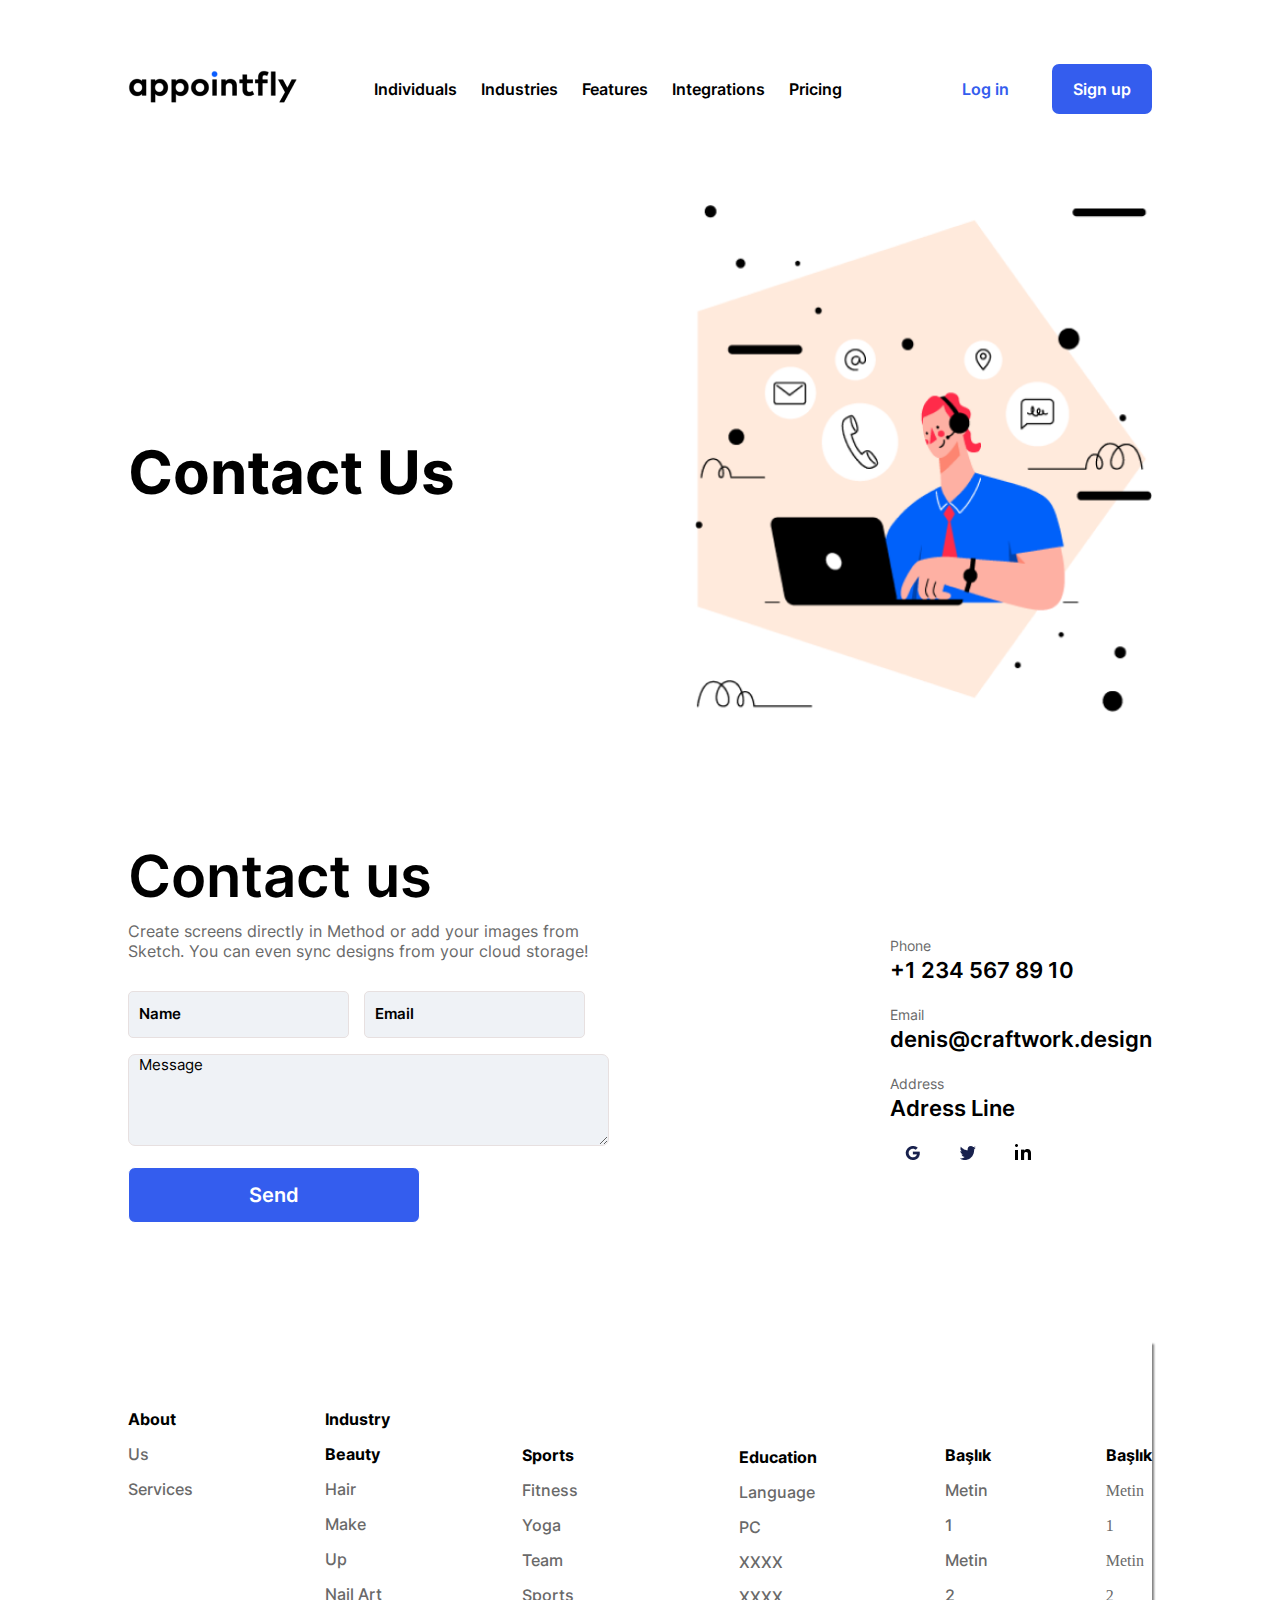
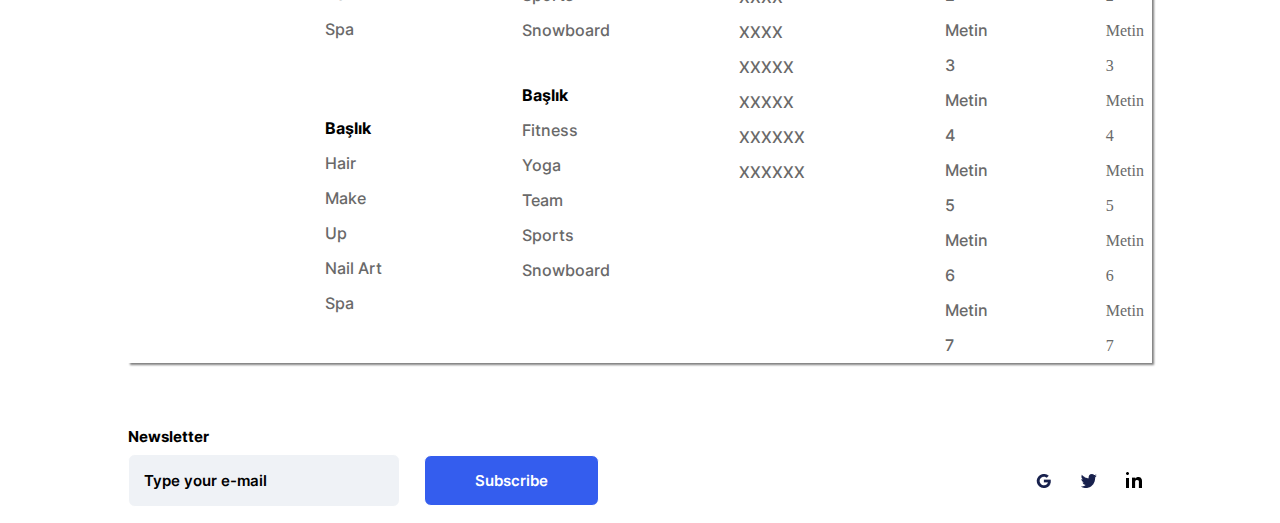
<file: contact/contact.html>
<!DOCTYPE html>
<html lang="en">
  <head>
    <meta charset="UTF-8" />
    <meta http-equiv="X-UA-Compatible" content="IE=edge" />
    <meta name="viewport" content="width=device-width, initial-scale=1.0" />
    <title>Document</title>
    <link rel="stylesheet" href="style.css" />
    <script
      src="https://code.jquery.com/jquery-3.6.0.min.js"
      integrity="sha256-/xUj+3OJU5yExlq6GSYGSHk7tPXikynS7ogEvDej/m4="
      crossorigin="anonymous"
    ></script>

    <script src="jquery.validate.min.js"></script>
  </head>

  <body>
    <header>
      <div class="main">
        <div class="container">
          <div class="nav">
            <div class="logo">
              <img src="img/appointfly_logosiyah 1.png" alt="" />
            </div>

            <div class="list">
              <ul>
                <a href="../appoint/index.html">
                  <li>Individuals</li>
                </a>
                <a href="../fi/index.html">
                  <li>Industries</li>
                </a>
                <a href="../faq/index.html">
                  <li>Features</li>
                </a>
                <a href="">
                  <li>Integrations</li>
                </a>
                <a href="../contact/contact.html">
                  <li>Pricing</li>
                </a>
              </ul>
            </div>

            <div class="login">
              <div class="login-2">
                <a href="../appoint/login.html">Log in</a>
              </div>
              <div class="login-1">Sign up</div>
            </div>
          </div>
        </div>
      </div>
    </header>

    <section>
      <div class="main">
        <div class="container">
          <div class="sec5">
            <div class="fly">
              <div class="appoint">
                <h1>Contact Us</h1>
              </div>
            </div>
            <div class="fly-img">
              <img src="img/slider_illustrasyon_contactus 1.png" alt="" />
            </div>
          </div>
        </div>
      </div>
    </section>

    <section>
      <div class="main">
        <div class="container">
          <div class="two">
            <div class="contact">
              <h1>Contact us</h1>
              <p>
                Create screens directly in Method or add your images from
                Sketch. You can even sync designs from your cloud storage!
              </p>

              <form class="cmxform" id="commentForm" method="get" action="">
                <p>
                  <input
                    id="cname"
                    name="name"
                    minlength="2"
                    type="text"
                    placeholder="Name"
                  />
                  <input
                    id="cemail"
                    type="email"
                    name="email"
                    placeholder="Email"
                  />
                </p>

                <p>
                  <textarea
                    id="ccomment"
                    name="comment"
                    cols="58"
                    rows="6"
                    placeholder="Message"
                  ></textarea>
                </p>

                <div class="button">
                  <button class="trial">Send</button>
                </div>
              </form>
            </div>

            <div class="address">
              <div>
                <h5>Phone</h5>
                <h3>+1 234 567 89 10</h3>
              </div>
              <div>
                <h5>Email</h5>
                <h3>denis@craftwork.design</h3>
              </div>
              <div>
                <h5>Address</h5>
                <h3>Adress Line</h3>
              </div>
              <div class="social">
                <a href="https://www.google.com/">
                  <img src="img/google.png" alt=""
                /></a>
                <a href="https://twitter.com/login"
                  ><img src="img/twitter.png" alt=""
                /></a>
                <a href="https://www.linkedin.com/feed/"
                  ><img src="img/Linked IN.png" alt=""
                /></a>
              </div>
            </div>
          </div>
        </div>
      </div>
    </section>

    <section>
      <div class="main">
        <div class="container">
          <div class="about">
            <div class="services">
              <ul>
                <li>
                  <h3>About</h3>
                </li>
                <li>Us</li>
                <li>Services</li>
              </ul>
            </div>
            <div class="industry">
              <ul>
                <li>
                  <h3>Industry</h3>
                </li>
                <li>
                  <h3>Beauty</h3>
                </li>

                <li>Hair</li>
                <li>Make Up</li>
                <li>Nail Art</li>
                <li>Spa</li>
                <li>
                  <h3 class="baslik">Başlık</h3>
                </li>
                <li>Hair</li>
                <li>Make Up</li>
                <li>Nail Art</li>
                <li>Spa</li>
              </ul>
            </div>
            <div class="fitness">
              <ul>
                <li>
                  <h3>Sports</h3>
                </li>
                <li>Fitness</li>
                <li>Yoga</li>
                <li>Team Sports</li>
                <li>Snowboard</li>

                <li>
                  <h3 class="baslik-1">Başlık</h3>
                </li>
                <li>Fitness</li>
                <li>Yoga</li>
                <li>Team Sports</li>
                <li>Snowboard</li>
              </ul>
            </div>
            <div class="language">
              <ul>
                <li>
                  <h3>Education</h3>
                </li>
                <li>Language</li>
                <li>PC</li>
                <li>XXXX</li>
                <li>XXXX</li>
                <li>XXXX</li>
                <li>XXXXX</li>
                <li>XXXXX</li>
                <li>XXXXXX</li>
                <li>XXXXXX</li>
              </ul>
            </div>
            <div class="metin-1">
              <ul>
                <li>
                  <h3>Başlık</h3>
                </li>
                <li>Metin 1</li>
                <li>Metin 2</li>
                <li>Metin 3</li>
                <li>Metin 4</li>
                <li>Metin 5</li>
                <li>Metin 6</li>
                <li>Metin 7</li>
              </ul>
            </div>
            <div class="metin-2">
              <ul>
                <li>
                  <h3>Başlık</h3>
                </li>
                <li>Metin 1</li>
                <li>Metin 2</li>
                <li>Metin 3</li>
                <li>Metin 4</li>
                <li>Metin 5</li>
                <li>Metin 6</li>
                <li>Metin 7</li>
              </ul>
            </div>
          </div>
        </div>
      </div>
    </section>

    <section>
      <div class="main">
        <div class="container">
          <div class="News-letter">
            <h4>Newsletter</h4>
          </div>
          <div class="News">
            <div class="button">
              <input type="email" placeholder="Type your e-mail" />
              <button class="subs">Subscribe</button>
            </div>

            <div class="icons">
              <a href=""><img src="img/google.png" alt="" /></a>
              <a href=""><img src="img/twitter.png" alt="" /></a>
              <a href=""><img src="img/Linked IN.png" alt="" /></a>
            </div>
          </div>
         
        </div>
      </div>
    </section>

    <script>
      $(document).ready(function () {
        if (true) {
        }

        $("#basic-form").validate();
      });
    </script>
  </body>
</html>
</file>
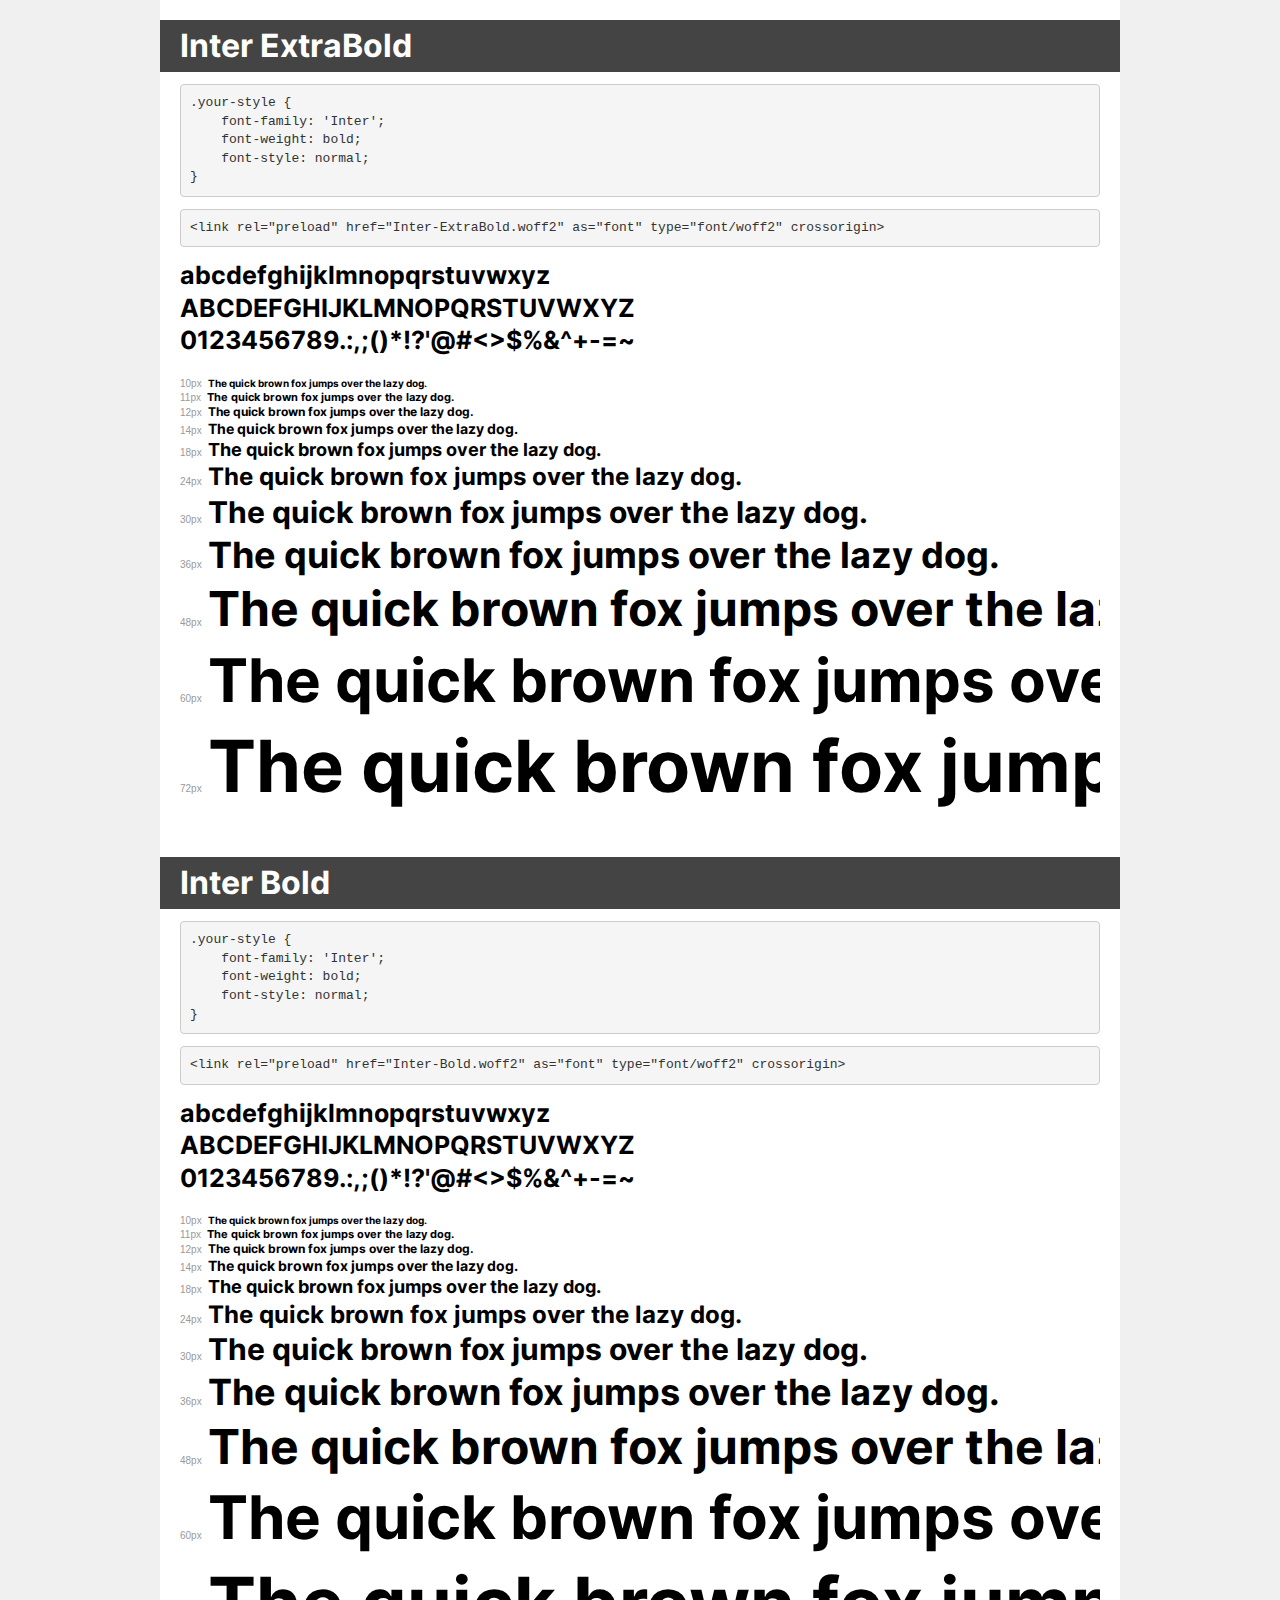
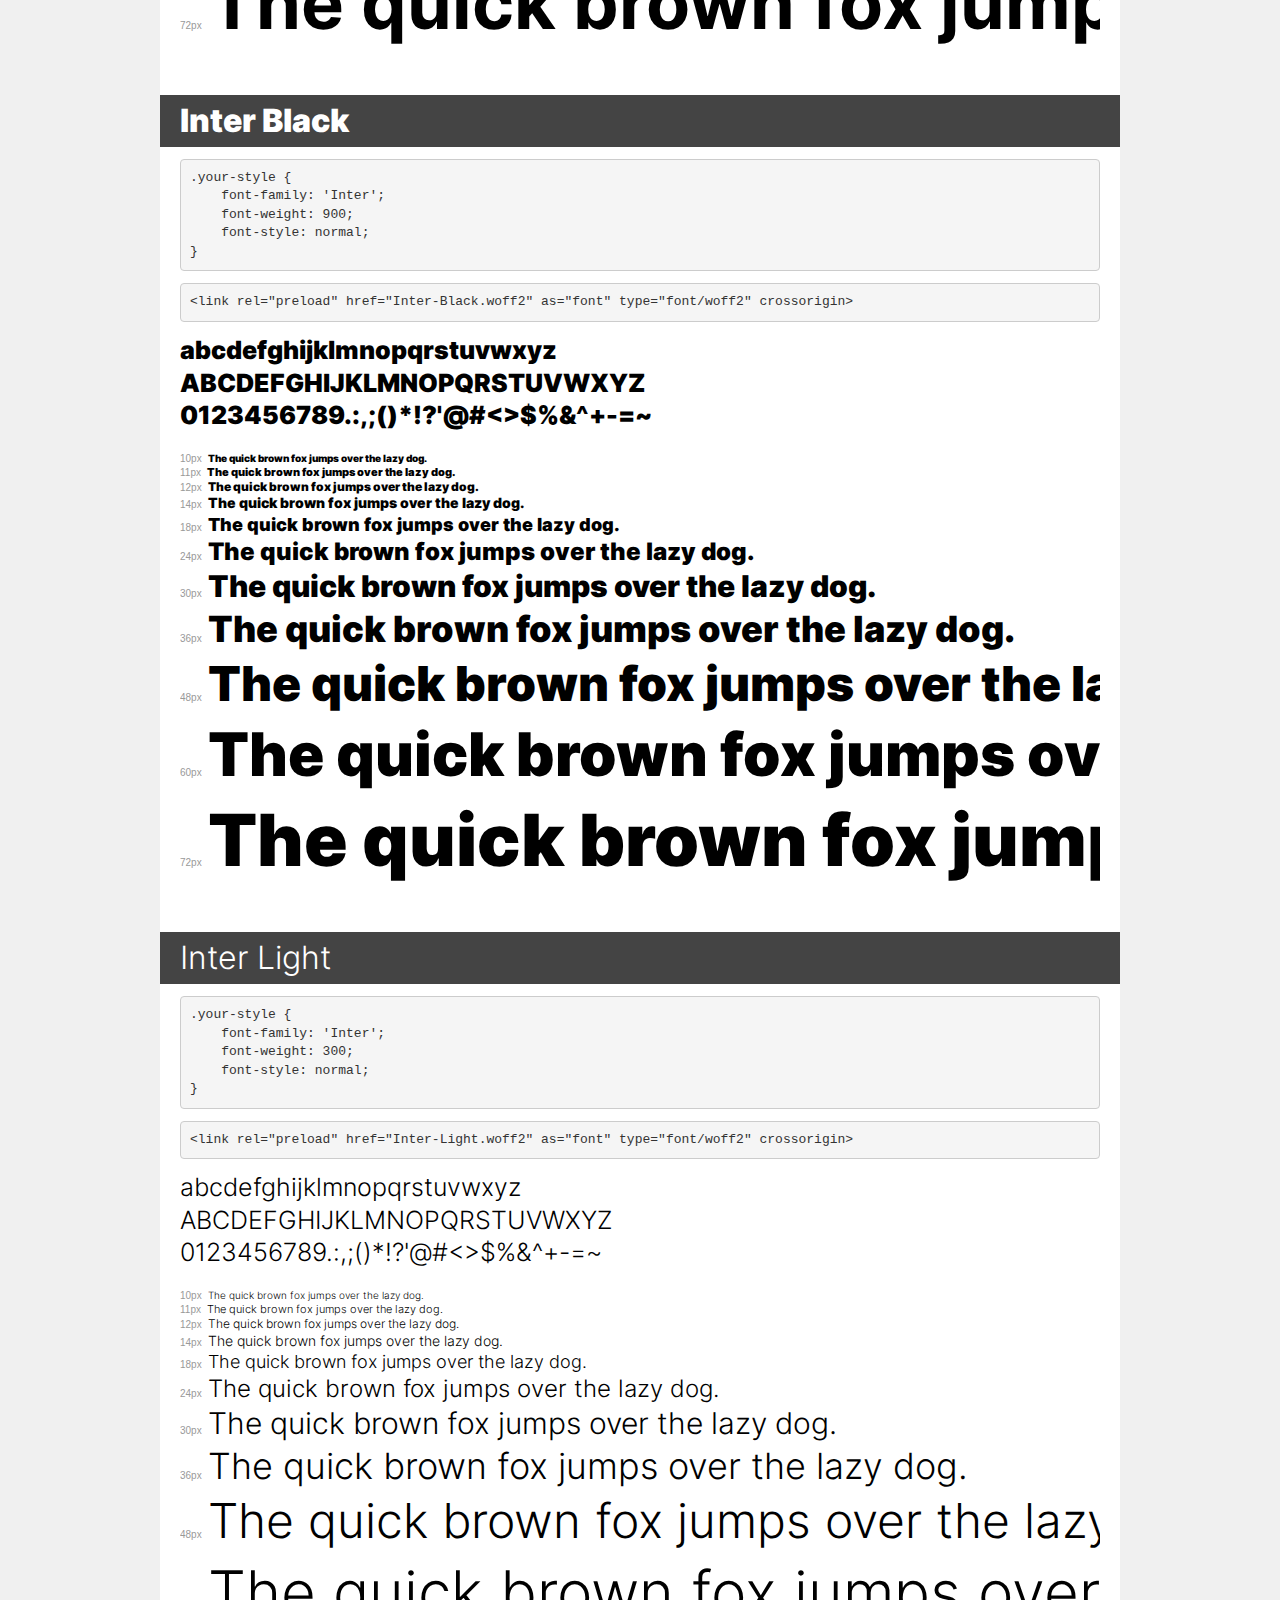
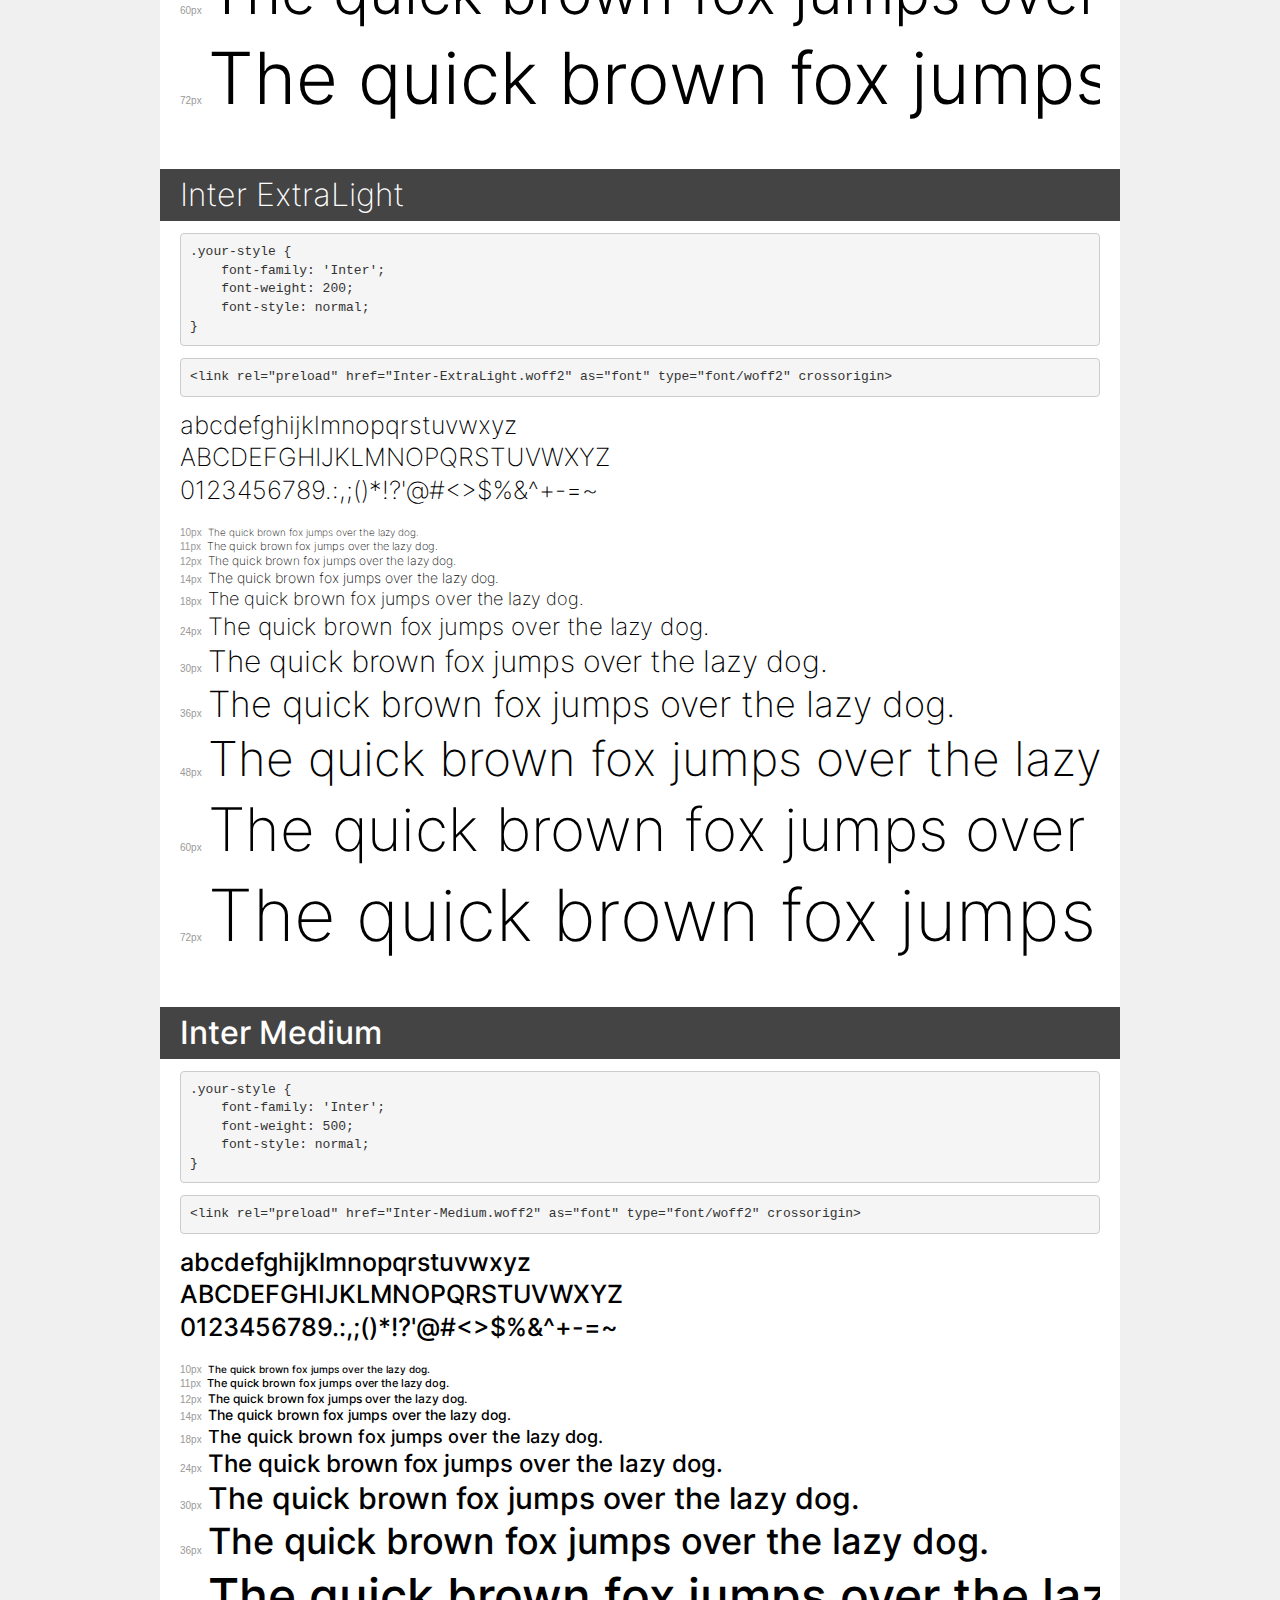
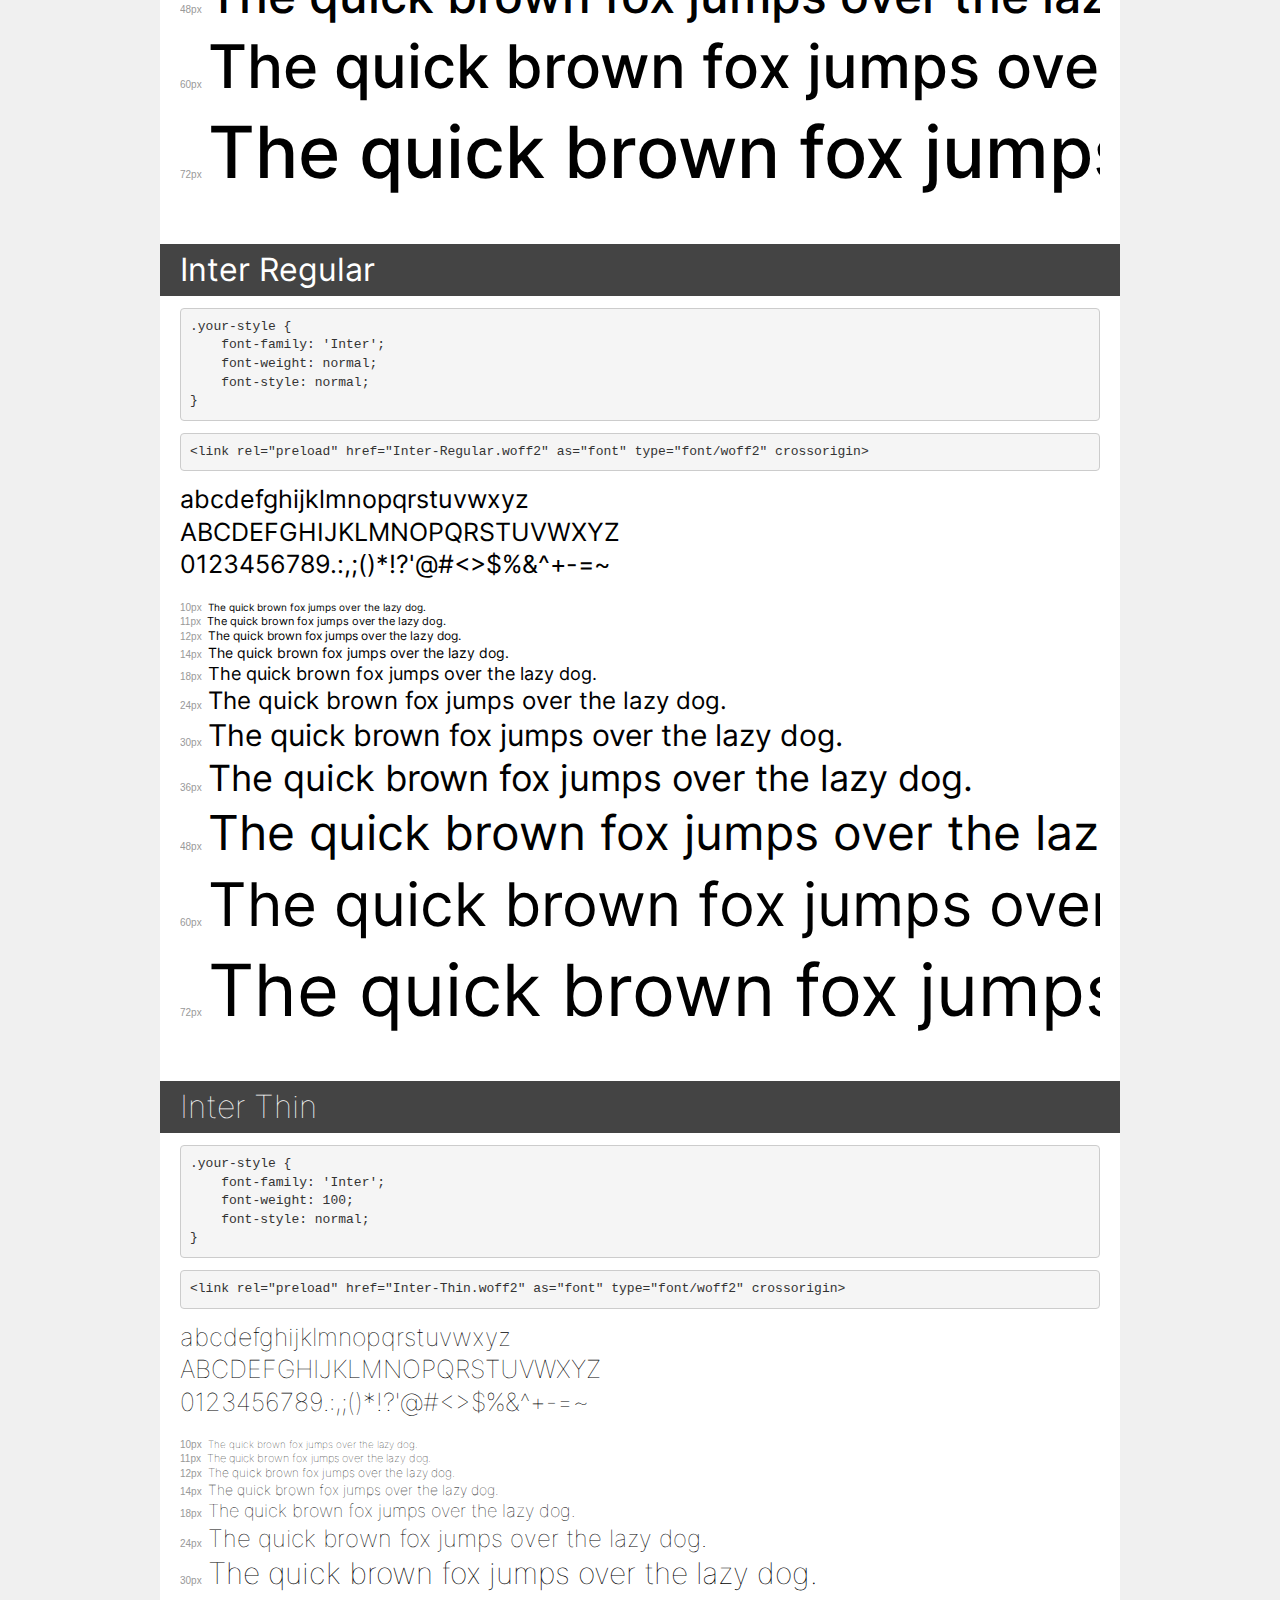
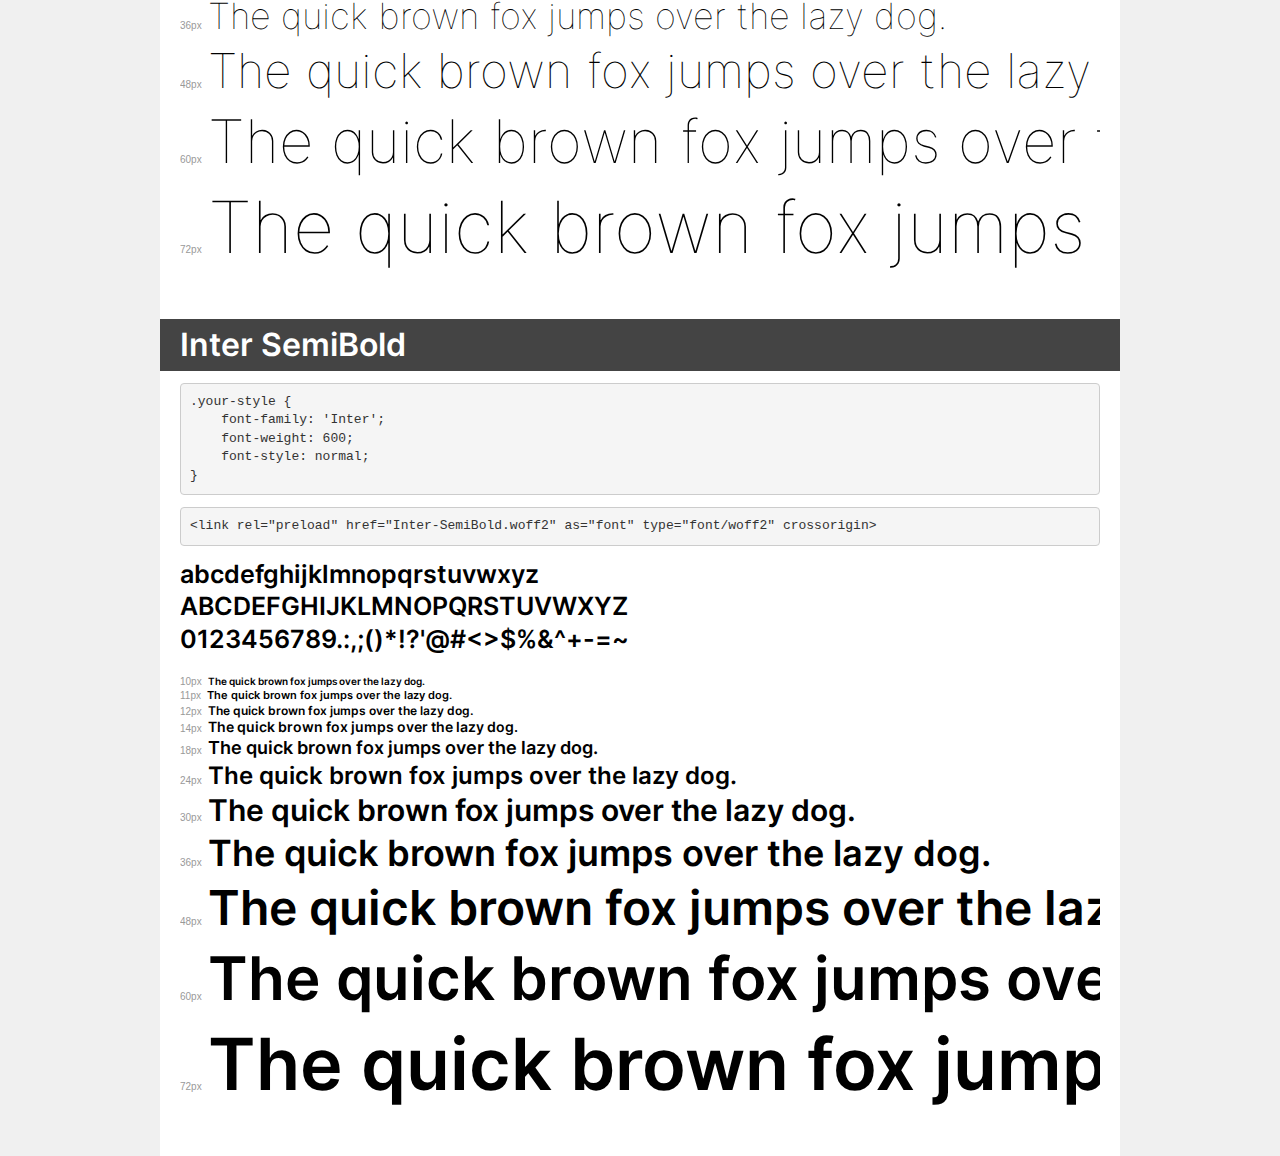
<file: appoint/font/demo.html>
<!DOCTYPE html>
<html lang="en">
<head>
    <meta charset="utf-8">
    <meta http-equiv="X-UA-Compatible" content="IE=edge">
    <meta name="viewport" content="width=device-width, initial-scale=1">
    <meta name="robots" content="noindex, noarchive">
    <meta name="format-detection" content="telephone=no">
    <title>Transfonter demo</title>
    <link href="stylesheet.css" rel="stylesheet">
    <style>
        /*
        http://meyerweb.com/eric/tools/css/reset/
        v2.0 | 20110126
        License: none (public domain)
        */
        html, body, div, span, applet, object, iframe,
        h1, h2, h3, h4, h5, h6, p, blockquote, pre,
        a, abbr, acronym, address, big, cite, code,
        del, dfn, em, img, ins, kbd, q, s, samp,
        small, strike, strong, sub, sup, tt, var,
        b, u, i, center,
        dl, dt, dd, ol, ul, li,
        fieldset, form, label, legend,
        table, caption, tbody, tfoot, thead, tr, th, td,
        article, aside, canvas, details, embed,
        figure, figcaption, footer, header, hgroup,
        menu, nav, output, ruby, section, summary,
        time, mark, audio, video {
            margin: 0;
            padding: 0;
            border: 0;
            font-size: 100%;
            font: inherit;
            vertical-align: baseline;
        }
        /* HTML5 display-role reset for older browsers */
        article, aside, details, figcaption, figure,
        footer, header, hgroup, menu, nav, section {
            display: block;
        }
        body {
            line-height: 1;
        }
        ol, ul {
            list-style: none;
        }
        blockquote, q {
            quotes: none;
        }
        blockquote:before, blockquote:after,
        q:before, q:after {
            content: '';
            content: none;
        }
        table {
            border-collapse: collapse;
            border-spacing: 0;
        }
        /* demo styles */
        body {
            background: #f0f0f0;
            color: #000;
        }
        .page {
            background: #fff;
            width: 920px;
            margin: 0 auto;
            padding: 20px 20px 0 20px;
            overflow: hidden;
        }
        .font-container {
            overflow-x: auto;
            overflow-y: hidden;
            margin-bottom: 40px;
            line-height: 1.3;
            white-space: nowrap;
            padding-bottom: 5px;
        }
        h1 {
            position: relative;
            background: #444;
            font-size: 32px;
            color: #fff;
            padding: 10px 20px;
            margin: 0 -20px 12px -20px;
        }
        .letters {
            font-size: 25px;
            margin-bottom: 20px;
        }
        .s10:before {
            content: '10px';
        }
        .s11:before {
            content: '11px';
        }
        .s12:before {
            content: '12px';
        }
        .s14:before {
            content: '14px';
        }
        .s18:before {
            content: '18px';
        }
        .s24:before {
            content: '24px';
        }
        .s30:before {
            content: '30px';
        }
        .s36:before {
            content: '36px';
        }
        .s48:before {
            content: '48px';
        }
        .s60:before {
            content: '60px';
        }
        .s72:before {
            content: '72px';
        }
        .s10:before, .s11:before, .s12:before, .s14:before,
        .s18:before, .s24:before, .s30:before, .s36:before,
        .s48:before, .s60:before, .s72:before {
            font-family: Arial, sans-serif;
            font-size: 10px;
            font-weight: normal;
            font-style: normal;
            color: #999;
            padding-right: 6px;
        }
        pre {
            display: block;
            padding: 9px;
            margin: 0 0 12px;
            font-family: Monaco, Menlo, Consolas, "Courier New", monospace;
            font-size: 13px;
            line-height: 1.428571429;
            color: #333;
            font-weight: normal;
            font-style: normal;
            background-color: #f5f5f5;
            border: 1px solid #ccc;
            overflow-x: auto;
            border-radius: 4px;
        }
        /* responsive */
        @media (max-width: 959px) {
            .page {
                width: auto;
                margin: 0;
            }
        }
    </style>
</head>
<body>
<div class="page">
    <div class="demo">
        <h1 style="font-family: 'Inter'; font-weight: bold; font-style: normal;">Inter ExtraBold</h1>
        <pre title="Usage">.your-style {
    font-family: 'Inter';
    font-weight: bold;
    font-style: normal;
}</pre>
        <pre title="Preload (optional)">
&lt;link rel=&quot;preload&quot; href=&quot;Inter-ExtraBold.woff2&quot; as=&quot;font&quot; type=&quot;font/woff2&quot; crossorigin&gt;</pre>
        <div class="font-container" style="font-family: 'Inter'; font-weight: bold; font-style: normal;">
            <p class="letters">
                abcdefghijklmnopqrstuvwxyz<br>
ABCDEFGHIJKLMNOPQRSTUVWXYZ<br>
                0123456789.:,;()*!?'@#&lt;&gt;$%&^+-=~
            </p>
            <p class="s10" style="font-size: 10px;">The quick brown fox jumps over the lazy dog.</p>
            <p class="s11" style="font-size: 11px;">The quick brown fox jumps over the lazy dog.</p>
            <p class="s12" style="font-size: 12px;">The quick brown fox jumps over the lazy dog.</p>
            <p class="s14" style="font-size: 14px;">The quick brown fox jumps over the lazy dog.</p>
            <p class="s18" style="font-size: 18px;">The quick brown fox jumps over the lazy dog.</p>
            <p class="s24" style="font-size: 24px;">The quick brown fox jumps over the lazy dog.</p>
            <p class="s30" style="font-size: 30px;">The quick brown fox jumps over the lazy dog.</p>
            <p class="s36" style="font-size: 36px;">The quick brown fox jumps over the lazy dog.</p>
            <p class="s48" style="font-size: 48px;">The quick brown fox jumps over the lazy dog.</p>
            <p class="s60" style="font-size: 60px;">The quick brown fox jumps over the lazy dog.</p>
            <p class="s72" style="font-size: 72px;">The quick brown fox jumps over the lazy dog.</p>
        </div>
    </div>

    <div class="demo">
        <h1 style="font-family: 'Inter'; font-weight: bold; font-style: normal;">Inter Bold</h1>
        <pre title="Usage">.your-style {
    font-family: 'Inter';
    font-weight: bold;
    font-style: normal;
}</pre>
        <pre title="Preload (optional)">
&lt;link rel=&quot;preload&quot; href=&quot;Inter-Bold.woff2&quot; as=&quot;font&quot; type=&quot;font/woff2&quot; crossorigin&gt;</pre>
        <div class="font-container" style="font-family: 'Inter'; font-weight: bold; font-style: normal;">
            <p class="letters">
                abcdefghijklmnopqrstuvwxyz<br>
ABCDEFGHIJKLMNOPQRSTUVWXYZ<br>
                0123456789.:,;()*!?'@#&lt;&gt;$%&^+-=~
            </p>
            <p class="s10" style="font-size: 10px;">The quick brown fox jumps over the lazy dog.</p>
            <p class="s11" style="font-size: 11px;">The quick brown fox jumps over the lazy dog.</p>
            <p class="s12" style="font-size: 12px;">The quick brown fox jumps over the lazy dog.</p>
            <p class="s14" style="font-size: 14px;">The quick brown fox jumps over the lazy dog.</p>
            <p class="s18" style="font-size: 18px;">The quick brown fox jumps over the lazy dog.</p>
            <p class="s24" style="font-size: 24px;">The quick brown fox jumps over the lazy dog.</p>
            <p class="s30" style="font-size: 30px;">The quick brown fox jumps over the lazy dog.</p>
            <p class="s36" style="font-size: 36px;">The quick brown fox jumps over the lazy dog.</p>
            <p class="s48" style="font-size: 48px;">The quick brown fox jumps over the lazy dog.</p>
            <p class="s60" style="font-size: 60px;">The quick brown fox jumps over the lazy dog.</p>
            <p class="s72" style="font-size: 72px;">The quick brown fox jumps over the lazy dog.</p>
        </div>
    </div>

    <div class="demo">
        <h1 style="font-family: 'Inter'; font-weight: 900; font-style: normal;">Inter Black</h1>
        <pre title="Usage">.your-style {
    font-family: 'Inter';
    font-weight: 900;
    font-style: normal;
}</pre>
        <pre title="Preload (optional)">
&lt;link rel=&quot;preload&quot; href=&quot;Inter-Black.woff2&quot; as=&quot;font&quot; type=&quot;font/woff2&quot; crossorigin&gt;</pre>
        <div class="font-container" style="font-family: 'Inter'; font-weight: 900; font-style: normal;">
            <p class="letters">
                abcdefghijklmnopqrstuvwxyz<br>
ABCDEFGHIJKLMNOPQRSTUVWXYZ<br>
                0123456789.:,;()*!?'@#&lt;&gt;$%&^+-=~
            </p>
            <p class="s10" style="font-size: 10px;">The quick brown fox jumps over the lazy dog.</p>
            <p class="s11" style="font-size: 11px;">The quick brown fox jumps over the lazy dog.</p>
            <p class="s12" style="font-size: 12px;">The quick brown fox jumps over the lazy dog.</p>
            <p class="s14" style="font-size: 14px;">The quick brown fox jumps over the lazy dog.</p>
            <p class="s18" style="font-size: 18px;">The quick brown fox jumps over the lazy dog.</p>
            <p class="s24" style="font-size: 24px;">The quick brown fox jumps over the lazy dog.</p>
            <p class="s30" style="font-size: 30px;">The quick brown fox jumps over the lazy dog.</p>
            <p class="s36" style="font-size: 36px;">The quick brown fox jumps over the lazy dog.</p>
            <p class="s48" style="font-size: 48px;">The quick brown fox jumps over the lazy dog.</p>
            <p class="s60" style="font-size: 60px;">The quick brown fox jumps over the lazy dog.</p>
            <p class="s72" style="font-size: 72px;">The quick brown fox jumps over the lazy dog.</p>
        </div>
    </div>

    <div class="demo">
        <h1 style="font-family: 'Inter'; font-weight: 300; font-style: normal;">Inter Light</h1>
        <pre title="Usage">.your-style {
    font-family: 'Inter';
    font-weight: 300;
    font-style: normal;
}</pre>
        <pre title="Preload (optional)">
&lt;link rel=&quot;preload&quot; href=&quot;Inter-Light.woff2&quot; as=&quot;font&quot; type=&quot;font/woff2&quot; crossorigin&gt;</pre>
        <div class="font-container" style="font-family: 'Inter'; font-weight: 300; font-style: normal;">
            <p class="letters">
                abcdefghijklmnopqrstuvwxyz<br>
ABCDEFGHIJKLMNOPQRSTUVWXYZ<br>
                0123456789.:,;()*!?'@#&lt;&gt;$%&^+-=~
            </p>
            <p class="s10" style="font-size: 10px;">The quick brown fox jumps over the lazy dog.</p>
            <p class="s11" style="font-size: 11px;">The quick brown fox jumps over the lazy dog.</p>
            <p class="s12" style="font-size: 12px;">The quick brown fox jumps over the lazy dog.</p>
            <p class="s14" style="font-size: 14px;">The quick brown fox jumps over the lazy dog.</p>
            <p class="s18" style="font-size: 18px;">The quick brown fox jumps over the lazy dog.</p>
            <p class="s24" style="font-size: 24px;">The quick brown fox jumps over the lazy dog.</p>
            <p class="s30" style="font-size: 30px;">The quick brown fox jumps over the lazy dog.</p>
            <p class="s36" style="font-size: 36px;">The quick brown fox jumps over the lazy dog.</p>
            <p class="s48" style="font-size: 48px;">The quick brown fox jumps over the lazy dog.</p>
            <p class="s60" style="font-size: 60px;">The quick brown fox jumps over the lazy dog.</p>
            <p class="s72" style="font-size: 72px;">The quick brown fox jumps over the lazy dog.</p>
        </div>
    </div>

    <div class="demo">
        <h1 style="font-family: 'Inter'; font-weight: 200; font-style: normal;">Inter ExtraLight</h1>
        <pre title="Usage">.your-style {
    font-family: 'Inter';
    font-weight: 200;
    font-style: normal;
}</pre>
        <pre title="Preload (optional)">
&lt;link rel=&quot;preload&quot; href=&quot;Inter-ExtraLight.woff2&quot; as=&quot;font&quot; type=&quot;font/woff2&quot; crossorigin&gt;</pre>
        <div class="font-container" style="font-family: 'Inter'; font-weight: 200; font-style: normal;">
            <p class="letters">
                abcdefghijklmnopqrstuvwxyz<br>
ABCDEFGHIJKLMNOPQRSTUVWXYZ<br>
                0123456789.:,;()*!?'@#&lt;&gt;$%&^+-=~
            </p>
            <p class="s10" style="font-size: 10px;">The quick brown fox jumps over the lazy dog.</p>
            <p class="s11" style="font-size: 11px;">The quick brown fox jumps over the lazy dog.</p>
            <p class="s12" style="font-size: 12px;">The quick brown fox jumps over the lazy dog.</p>
            <p class="s14" style="font-size: 14px;">The quick brown fox jumps over the lazy dog.</p>
            <p class="s18" style="font-size: 18px;">The quick brown fox jumps over the lazy dog.</p>
            <p class="s24" style="font-size: 24px;">The quick brown fox jumps over the lazy dog.</p>
            <p class="s30" style="font-size: 30px;">The quick brown fox jumps over the lazy dog.</p>
            <p class="s36" style="font-size: 36px;">The quick brown fox jumps over the lazy dog.</p>
            <p class="s48" style="font-size: 48px;">The quick brown fox jumps over the lazy dog.</p>
            <p class="s60" style="font-size: 60px;">The quick brown fox jumps over the lazy dog.</p>
            <p class="s72" style="font-size: 72px;">The quick brown fox jumps over the lazy dog.</p>
        </div>
    </div>

    <div class="demo">
        <h1 style="font-family: 'Inter'; font-weight: 500; font-style: normal;">Inter Medium</h1>
        <pre title="Usage">.your-style {
    font-family: 'Inter';
    font-weight: 500;
    font-style: normal;
}</pre>
        <pre title="Preload (optional)">
&lt;link rel=&quot;preload&quot; href=&quot;Inter-Medium.woff2&quot; as=&quot;font&quot; type=&quot;font/woff2&quot; crossorigin&gt;</pre>
        <div class="font-container" style="font-family: 'Inter'; font-weight: 500; font-style: normal;">
            <p class="letters">
                abcdefghijklmnopqrstuvwxyz<br>
ABCDEFGHIJKLMNOPQRSTUVWXYZ<br>
                0123456789.:,;()*!?'@#&lt;&gt;$%&^+-=~
            </p>
            <p class="s10" style="font-size: 10px;">The quick brown fox jumps over the lazy dog.</p>
            <p class="s11" style="font-size: 11px;">The quick brown fox jumps over the lazy dog.</p>
            <p class="s12" style="font-size: 12px;">The quick brown fox jumps over the lazy dog.</p>
            <p class="s14" style="font-size: 14px;">The quick brown fox jumps over the lazy dog.</p>
            <p class="s18" style="font-size: 18px;">The quick brown fox jumps over the lazy dog.</p>
            <p class="s24" style="font-size: 24px;">The quick brown fox jumps over the lazy dog.</p>
            <p class="s30" style="font-size: 30px;">The quick brown fox jumps over the lazy dog.</p>
            <p class="s36" style="font-size: 36px;">The quick brown fox jumps over the lazy dog.</p>
            <p class="s48" style="font-size: 48px;">The quick brown fox jumps over the lazy dog.</p>
            <p class="s60" style="font-size: 60px;">The quick brown fox jumps over the lazy dog.</p>
            <p class="s72" style="font-size: 72px;">The quick brown fox jumps over the lazy dog.</p>
        </div>
    </div>

    <div class="demo">
        <h1 style="font-family: 'Inter'; font-weight: normal; font-style: normal;">Inter Regular</h1>
        <pre title="Usage">.your-style {
    font-family: 'Inter';
    font-weight: normal;
    font-style: normal;
}</pre>
        <pre title="Preload (optional)">
&lt;link rel=&quot;preload&quot; href=&quot;Inter-Regular.woff2&quot; as=&quot;font&quot; type=&quot;font/woff2&quot; crossorigin&gt;</pre>
        <div class="font-container" style="font-family: 'Inter'; font-weight: normal; font-style: normal;">
            <p class="letters">
                abcdefghijklmnopqrstuvwxyz<br>
ABCDEFGHIJKLMNOPQRSTUVWXYZ<br>
                0123456789.:,;()*!?'@#&lt;&gt;$%&^+-=~
            </p>
            <p class="s10" style="font-size: 10px;">The quick brown fox jumps over the lazy dog.</p>
            <p class="s11" style="font-size: 11px;">The quick brown fox jumps over the lazy dog.</p>
            <p class="s12" style="font-size: 12px;">The quick brown fox jumps over the lazy dog.</p>
            <p class="s14" style="font-size: 14px;">The quick brown fox jumps over the lazy dog.</p>
            <p class="s18" style="font-size: 18px;">The quick brown fox jumps over the lazy dog.</p>
            <p class="s24" style="font-size: 24px;">The quick brown fox jumps over the lazy dog.</p>
            <p class="s30" style="font-size: 30px;">The quick brown fox jumps over the lazy dog.</p>
            <p class="s36" style="font-size: 36px;">The quick brown fox jumps over the lazy dog.</p>
            <p class="s48" style="font-size: 48px;">The quick brown fox jumps over the lazy dog.</p>
            <p class="s60" style="font-size: 60px;">The quick brown fox jumps over the lazy dog.</p>
            <p class="s72" style="font-size: 72px;">The quick brown fox jumps over the lazy dog.</p>
        </div>
    </div>

    <div class="demo">
        <h1 style="font-family: 'Inter'; font-weight: 100; font-style: normal;">Inter Thin</h1>
        <pre title="Usage">.your-style {
    font-family: 'Inter';
    font-weight: 100;
    font-style: normal;
}</pre>
        <pre title="Preload (optional)">
&lt;link rel=&quot;preload&quot; href=&quot;Inter-Thin.woff2&quot; as=&quot;font&quot; type=&quot;font/woff2&quot; crossorigin&gt;</pre>
        <div class="font-container" style="font-family: 'Inter'; font-weight: 100; font-style: normal;">
            <p class="letters">
                abcdefghijklmnopqrstuvwxyz<br>
ABCDEFGHIJKLMNOPQRSTUVWXYZ<br>
                0123456789.:,;()*!?'@#&lt;&gt;$%&^+-=~
            </p>
            <p class="s10" style="font-size: 10px;">The quick brown fox jumps over the lazy dog.</p>
            <p class="s11" style="font-size: 11px;">The quick brown fox jumps over the lazy dog.</p>
            <p class="s12" style="font-size: 12px;">The quick brown fox jumps over the lazy dog.</p>
            <p class="s14" style="font-size: 14px;">The quick brown fox jumps over the lazy dog.</p>
            <p class="s18" style="font-size: 18px;">The quick brown fox jumps over the lazy dog.</p>
            <p class="s24" style="font-size: 24px;">The quick brown fox jumps over the lazy dog.</p>
            <p class="s30" style="font-size: 30px;">The quick brown fox jumps over the lazy dog.</p>
            <p class="s36" style="font-size: 36px;">The quick brown fox jumps over the lazy dog.</p>
            <p class="s48" style="font-size: 48px;">The quick brown fox jumps over the lazy dog.</p>
            <p class="s60" style="font-size: 60px;">The quick brown fox jumps over the lazy dog.</p>
            <p class="s72" style="font-size: 72px;">The quick brown fox jumps over the lazy dog.</p>
        </div>
    </div>

    <div class="demo">
        <h1 style="font-family: 'Inter'; font-weight: 600; font-style: normal;">Inter SemiBold</h1>
        <pre title="Usage">.your-style {
    font-family: 'Inter';
    font-weight: 600;
    font-style: normal;
}</pre>
        <pre title="Preload (optional)">
&lt;link rel=&quot;preload&quot; href=&quot;Inter-SemiBold.woff2&quot; as=&quot;font&quot; type=&quot;font/woff2&quot; crossorigin&gt;</pre>
        <div class="font-container" style="font-family: 'Inter'; font-weight: 600; font-style: normal;">
            <p class="letters">
                abcdefghijklmnopqrstuvwxyz<br>
ABCDEFGHIJKLMNOPQRSTUVWXYZ<br>
                0123456789.:,;()*!?'@#&lt;&gt;$%&^+-=~
            </p>
            <p class="s10" style="font-size: 10px;">The quick brown fox jumps over the lazy dog.</p>
            <p class="s11" style="font-size: 11px;">The quick brown fox jumps over the lazy dog.</p>
            <p class="s12" style="font-size: 12px;">The quick brown fox jumps over the lazy dog.</p>
            <p class="s14" style="font-size: 14px;">The quick brown fox jumps over the lazy dog.</p>
            <p class="s18" style="font-size: 18px;">The quick brown fox jumps over the lazy dog.</p>
            <p class="s24" style="font-size: 24px;">The quick brown fox jumps over the lazy dog.</p>
            <p class="s30" style="font-size: 30px;">The quick brown fox jumps over the lazy dog.</p>
            <p class="s36" style="font-size: 36px;">The quick brown fox jumps over the lazy dog.</p>
            <p class="s48" style="font-size: 48px;">The quick brown fox jumps over the lazy dog.</p>
            <p class="s60" style="font-size: 60px;">The quick brown fox jumps over the lazy dog.</p>
            <p class="s72" style="font-size: 72px;">The quick brown fox jumps over the lazy dog.</p>
        </div>
    </div>

</div>
</body>
</html>
</file>
<file: fi/style.css>
@font-face {
  font-family: 'Inter';
  src: url('font/Inter-ExtraBold.woff2') format('woff2'),
    url('font/Inter-ExtraBold.woff') format('woff'),
    url('font/Inter-ExtraBold.ttf') format('truetype'),
    url('font/Inter-ExtraBold.svg#Inter-ExtraBold') format('svg');
  font-weight: bold;
  font-style: normal;
  font-display: swap;
}

@font-face {
  font-family: 'Inter';
  src: url('font/Inter-Bold.woff2') format('woff2'),
    url('font/Inter-Bold.woff') format('woff'),
    url('font/Inter-Bold.ttf') format('truetype'),
    url('font/Inter-Bold.svg#Inter-Bold') format('svg');
  font-weight: bold;
  font-style: normal;
  font-display: swap;
}

@font-face {
  font-family: 'Inter';
  src: url('font/Inter-Black.woff2') format('woff2'),
    url('font/Inter-Black.woff') format('woff'),
    url('font/Inter-Black.ttf') format('truetype'),
    url('font/Inter-Black.svg#Inter-Black') format('svg');
  font-weight: 900;
  font-style: normal;
  font-display: swap;
}

@font-face {
  font-family: 'Inter';
  src: url('font/Inter-Light.woff2') format('woff2'),
    url('font/Inter-Light.woff') format('woff'),
    url('font/Inter-Light.ttf') format('truetype'),
    url('font/Inter-Light.svg#Inter-Light') format('svg');
  font-weight: 300;
  font-style: normal;
  font-display: swap;
}

@font-face {
  font-family: 'Inter';
  src: url('font/Inter-ExtraLight.woff2') format('woff2'),
    url('font/Inter-ExtraLight.woff') format('woff'),
    url('font/Inter-ExtraLight.ttf') format('truetype'),
    url('font/Inter-ExtraLight.svg#Inter-ExtraLight') format('svg');
  font-weight: 200;
  font-style: normal;
  font-display: swap;
}

@font-face {
  font-family: 'Inter';
  src: url('font/Inter-Medium.woff2') format('woff2'),
    url('font/Inter-Medium.woff') format('woff'),
    url('font/Inter-Medium.ttf') format('truetype'),
    url('font/Inter-Medium.svg#Inter-Medium') format('svg');
  font-weight: 500;
  font-style: normal;
  font-display: swap;
}

@font-face {
  font-family: 'Inter';
  src: url('font/Inter-Regular.woff2') format('woff2'),
    url('font/Inter-Regular.woff') format('woff'),
    url('font/Inter-Regular.ttf') format('truetype'),
    url('font/Inter-Regular.svg#Inter-Regular') format('svg');
  font-weight: 600;
  font-weight: normal;
  font-style: normal;
  font-display: swap;
}

@font-face {
  font-family: 'Inter';
  src: url('font/Inter-Thin.woff2') format('woff2'),
    url('font/Inter-Thin.woff') format('woff'),
    url('font/Inter-Thin.ttf') format('truetype'),
    url('font/Inter-Thin.svg#Inter-Thin') format('svg');
  font-weight: 100;
  font-style: normal;
  font-display: swap;
}

@font-face {
  font-family: 'Inter';
  src: url('font/Inter-SemiBold.woff2') format('woff2'),
    url('font/Inter-SemiBold.woff') format('woff'),
    url('font/Inter-SemiBold.ttf') format('truetype'),
    url('font/Inter-SemiBold.svg#Inter-SemiBold') format('svg');
  font-weight: 600;
  font-style: normal;
  font-display: swap;
}

* {
  padding: 0;
  margin: 0;
  box-sizing: border-box;
}

.main {
  width: 100%;
}

.container {
  width: 80%;
  margin: 0 auto;

  max-width: 1104px;
}
.nav {
  display: flex;
  justify-content: space-between;
  align-items: center;
  margin-top: 64px;
}
.nav a {
  text-decoration: none;
}
.nav ul {
  display: flex;
  list-style-type: none;

}
.nav li {
  padding-right: 24px;
  font-family: 'Inter';
  font-size: 16px;
  font-weight: 600;
  color: #000000;
}
.nav .login {
  display: flex;
  font-family: 'Inter';
  font-size: 16px;
  font-weight: 600;
}
.login-1 {
  margin-left: 22px;
  padding-left: 21px;
  padding-right: 21px;
  border-radius: 7px;
  padding-top: 15px;
  padding-bottom: 15px;
  background-color: aqua;
  color: #ffffff;
  background-color: #345dee;
 }
.login-2 {
  padding-left: 21px;
  padding-right: 21px;
  padding-top: 15px;
  padding-bottom: 15px;
  color: #345dee;

}
.login a {
  color: #345dee;
}
.sec5 {
  display: flex;
  justify-content: space-between;
  margin-top: 89px;
  margin-bottom: 58px;
}

.appoint {
  max-width: 500px;

}
.appoint h1 {
  font-family: 'Inter';
  font-size: 70px;
  padding-top: 22px;
  max-width: 410px;
  font-weight: 700 bold;
}
.appoint p {
  font-family: 'Inter';
  font-size: 18px;
  font-weight: 400;
  padding-top: 20px;

  color: #696969;
}

.account p {
  font-family: 'Inter';
  font-size: 16px;

  margin-top: 20px;
  font-weight: 400;
  color: #696969;

}

.fly-img img {
 
  width: 463px;
  height: 512px;
}

.btn ul {
  display: flex;
  justify-content: center;

  color: #345dee;
}

.btn ul li:first-child {
  border-bottom-left-radius: 8px;
  border-top-left-radius: 8px;

}

.btn ul li:last-child {
  border-bottom-right-radius: 8px;
  border-top-right-radius: 8px;
}

.btn ul li {
  padding-top: 9px;
  padding-bottom: 9px;
  padding-left: 40px;

  border: 2px solid #345dee;
  padding-left: 40px;
  font-family: 'Inter';
  color: #345dee;
  font-size: 16px;
  font-weight: 600;
  padding-right: 30px;
  list-style-type: none;
}

li.list.active {
  color: #ffffff;
}

.active {
  background-color: #345dee;
  color: #ffffff;
}

.product {
  display: flex;
  flex-wrap: wrap;
  padding-top: 40px;
  justify-content: center;

}

.product img {
  padding-left: 10px;
  padding-right: 10px;
  padding-bottom: 30px;
  padding-top: 30px;
  align-items: center;
  display: flex;
  flex-wrap: wrap;
  justify-content: center;
}

[data-filter='all'] {
  color: red;
}

.industries {
    margin-top: 250px;
  width: 100%;
}

.itemBox {
  box-shadow: 2px 2px 2px 3px grey;
  margin: 10px;
  display: flex;
  justify-content: center;
  flex-direction: column;
  align-items: center;
  margin-top: 32px;
}

.itemBox h3 {
  font-size: 20px;
  color: #18214d;
  text-align: center;
  font-weight: 600;
  font-family: 'Inter';
}

.see {
  display: flex;
  justify-content: center;
  align-items: center;

  margin-top: 98px;
  margin-bottom: 142px;

}

.see img {

  padding-left: 16px;
}

.see h5 {
  font-family: 'Inter';
  font-size: 15px;
  color: #18214d;
  font-weight: 600 bold;

}
.sec5 {
  display: flex;
  justify-content: space-between;
  margin-top: 89px;
  margin-bottom: 88px;

}

.appoint {
  max-width: 500px;

}
.appoint h1 {
  font-family: 'Inter';
  font-size: 72px;
  padding-top: 22px;
  max-width: 410px;
  font-weight: 700 bold;
}
.appoint p {
  font-family: 'Inter';
  font-size: 20px;
  font-weight: 400;
  padding-top: 20px;

  color: #696969;
}

.account p {
  font-family: 'Inter';
  font-size: 16px;

  margin-top: 20px;
  font-weight: 400;
  color: #696969;

}

.fly-img img {

  width: 463px;
  height: 512px;
}

.trial {
  padding-top: 15px;
  padding-bottom: 15px;
  padding-left: 50px;
  padding-right: 50px;
  font-family: 'Inter';
  font-weight: 600;
  font-size: 20px;
  border-radius: 7px;
  border: 1px solid white;
  background-color: #345dee;
  color: #ffffff;
  margin-top: 27px;

}

.about {
  line-height: 35px;
  box-shadow: 1px 2px grey;

  display: flex;
}

.about li {
  list-style-type: none;
  color: #696969;

}

.services {

  padding-top: 60px;
  padding-right: 132px;
  font-family: 'Inter';
  font-size: 16px;
  font-weight: 500;
}

.services h3 {
  color: #000000;
  font-family: 'Inter';
  font-size: 16px;
  font-weight: 700;
}

.industry {
  padding-top: 60px;

  padding-right: 132px;
  font-family: 'Inter';
  font-size: 16px;
  font-weight: 500;
}

.industry h3 {
  color: #000000;
  font-family: 'Inter';
  font-size: 16px;
  font-weight: 700;
}

.content h1 {
  font-family: 'Inter';
  font-size: 56px;

  font-weight: 600;
  width: 805px;
  margin-bottom: 31px;
 
}

.content p {
  width: 600px;
  margin-bottom: 75px;
  font-family: 'Inter';
  font-size: 18px;
  font-weight: 400;
  font-style: 'normal';
  color: #696969;
}

.fitness {
  padding-top: 96px;
  font-family: 'Inter';
  font-size: 16px;
  font-weight: 500;

  padding-right: 128px;
}

.fitness h3 {
  color: #000000;
  font-family: 'Inter';
  font-size: 16px;
  font-weight: 700;
}

.language {
  padding-top: 98px;

  padding-right: 128px;
  font-family: 'Inter';
  font-size: 16px;
  font-weight: 500;
}

.language h3 {
  color: #000000;
  font-family: 'Inter';
  font-size: 16px;
  font-weight: 700;
}

.metin-1 {
  padding-top: 96px;

  font-family: 'Inter';
  padding-right: 108px;
  font-size: 16px;
  font-weight: 500;
}

.metin-1 h3 {
  color: #000000;
  font-family: 'Inter';
  font-size: 16px;
  font-weight: 700;
}

.metin-2 {
  padding-top: 96px;

}

.metin-2 h3 {
  color: #000000;
  font-family: 'Inter';
  font-size: 16px;
  font-weight: 700;
}

.baslik {
  padding-top: 64px;
  font-family: 'Inter';
  font-size: 16px;
  font-weight: 700;
}

.baslik-1 {
  padding-top: 30px;
  font-family: 'Inter';
  font-size: 16px;
  font-weight: 700;
}

.content {
  display: flex;
  flex-direction: column;
  justify-content: center;
  align-items: center;
  text-align: center;
}

.News {
 
  display: flex;

  justify-content: space-between;
}
.News-letter {
  font-family: 'Inter';
  font-size: 15px;
   font-weight: 500;
  margin-bottom: 8px;
  margin-top: 64px;
}

.button input {
  padding-top: 19px;
  padding-left: 5px;
  padding-bottom: 17px;
  padding-right: 88px;
  background-color: #eff2f6;
  border: 1px solid white;
  border-radius: 7px;

}

input::placeholder {
  font-family: 'Inter';
  font-weight: 600;
  font-size: 15px;
  color: black;
  background-color: #eff2f6;
}
.subs {
  padding-top: 15px;
  padding-bottom: 15px;
  padding-left: 50px;
  padding-right: 50px;
  font-family: 'Inter';
  font-weight: 600;
  font-size: 15px;
  border-radius: 7px;
  border: 1px solid white;
  background-color: #345dee;
  color: #ffffff;
  margin-left: 10px;
}

.icons img {
  padding-top: 18px;
  padding-left: 15px;
  padding-right: 10px;
  padding-bottom: 30px;
}
</file>
<file: appoint/style.css>
@font-face {
  font-family: 'Inter';
  src: url('font/Inter-ExtraBold.woff2') format('woff2'),
    url('font/Inter-ExtraBold.woff') format('woff'),
    url('font/Inter-ExtraBold.ttf') format('truetype'),
    url('font/Inter-ExtraBold.svg#Inter-ExtraBold') format('svg');
  font-weight: bold;
  font-style: normal;
  font-display: swap;
}

@font-face {
  font-family: 'Inter';
  src: url('font/Inter-Bold.woff2') format('woff2'),
    url('font/Inter-Bold.woff') format('woff'),
    url('font/Inter-Bold.ttf') format('truetype'),
    url('font/Inter-Bold.svg#Inter-Bold') format('svg');
  font-weight: bold;
  font-style: normal;
  font-display: swap;
}

@font-face {
  font-family: 'Inter';
  src: url('font/Inter-Black.woff2') format('woff2'),
    url('font/Inter-Black.woff') format('woff'),
    url('font/Inter-Black.ttf') format('truetype'),
    url('font/Inter-Black.svg#Inter-Black') format('svg');
  font-weight: 900;
  font-style: normal;
  font-display: swap;
}

@font-face {
  font-family: 'Inter';
  src: url('font/Inter-Light.woff2') format('woff2'),
    url('font/Inter-Light.woff') format('woff'),
    url('font/Inter-Light.ttf') format('truetype'),
    url('font/Inter-Light.svg#Inter-Light') format('svg');
  font-weight: 300;
  font-style: normal;
  font-display: swap;
}

@font-face {
  font-family: 'Inter';
  src: url('font/Inter-ExtraLight.woff2') format('woff2'),
    url('font/Inter-ExtraLight.woff') format('woff'),
    url('font/Inter-ExtraLight.ttf') format('truetype'),
    url('font/Inter-ExtraLight.svg#Inter-ExtraLight') format('svg');
  font-weight: 200;
  font-style: normal;
  font-display: swap;
}

@font-face {
  font-family: 'Inter';
  src: url('font/Inter-Medium.woff2') format('woff2'),
    url('font/Inter-Medium.woff') format('woff'),
    url('font/Inter-Medium.ttf') format('truetype'),
    url('font/Inter-Medium.svg#Inter-Medium') format('svg');
  font-weight: 500;
  font-style: normal;
  font-display: swap;
}

@font-face {
  font-family: 'Inter';
  src: url('font/Inter-Regular.woff2') format('woff2'),
    url('font/Inter-Regular.woff') format('woff'),
    url('font/Inter-Regular.ttf') format('truetype'),
    url('font/Inter-Regular.svg#Inter-Regular') format('svg');
  font-weight: 600;
  font-weight: normal;
  font-style: normal;
  font-display: swap;
}

@font-face {
  font-family: 'Inter';
  src: url('font/Inter-Thin.woff2') format('woff2'),
    url('font/Inter-Thin.woff') format('woff'),
    url('font/Inter-Thin.ttf') format('truetype'),
    url('font/Inter-Thin.svg#Inter-Thin') format('svg');
  font-weight: 100;
  font-style: normal;
  font-display: swap;
}

@font-face {
  font-family: 'Inter';
  src: url('font/Inter-SemiBold.woff2') format('woff2'),
    url('font/Inter-SemiBold.woff') format('woff'),
    url('font/Inter-SemiBold.ttf') format('truetype'),
    url('font/Inter-SemiBold.svg#Inter-SemiBold') format('svg');
  font-weight: 600;
  font-style: normal;
  font-display: swap;
}

* {
  padding: 0;
  margin: 0;
  box-sizing: border-box;
}

.main {

  width: 100%;

}

.container {

  width: 80%;
  margin: 0 auto;

  max-width: 1104px;
}
.nav a {
  text-decoration: none;
}
.nav {
  display: flex;
  justify-content: space-between;
  align-items: center;

  margin-top: 64px;
}
.nav ul {
  display: flex;
  list-style-type: none;
  /* border: solid 3px aqua; */
}
.nav li {
  padding-right: 24px;
  font-family: 'Inter';
  font-size: 16px;
  font-weight: 600;
  color: #000000;
}
.nav .login {

  display: flex;
  font-family: 'Inter';
  font-size: 16px;
  font-weight: 600;
}

.login-1 {
  margin-left: 22px;
  padding-left: 21px;
  padding-right: 21px;
  border-radius: 7px;
  padding-top: 15px;
  padding-bottom: 15px;
  background-color: aqua;
  color: #ffffff;
  background-color: #345dee;
 }
.login-2 {
  padding-left: 21px;
  padding-right: 21px;
  padding-top: 15px;
  padding-bottom: 15px;
  color: #345dee;

}
.login-1 a{
  color: #ffffff;
}
.login-2 a{
  color: #345dee;

}


.sec1 {
  display: flex;
  justify-content: space-between;
  margin-top: 89px;
  margin-bottom: 209px;
  
}

.News {
   display: flex;
  padding-top: 20px;
  justify-content: space-between;
}

.button input {
  padding-top: 19px;
  padding-left: 5px;
  padding-bottom: 17px;
  padding-right: 88px;
  background-color: #eff2f6;
  border: 1px solid white;
  border-radius: 7px;
}

input::placeholder {
  font-family: 'Inter';
  font-weight: 600;
  font-size: 17px;
  color: black;
  background-color: #eff2f6;
}
.subs {
  padding-top: 15px;
  padding-bottom: 15px;
  padding-left: 50px;
  padding-right: 50px;
  font-family: 'Inter';
  font-weight: 600;
  font-size: 15px;
  border-radius: 7px;
  border: 1px solid white;
  background-color: #345dee;
  color: #ffffff;
  margin-left: 10px;
}
.appoint {
  max-width: 500px;
 
}
.appoint h1 {
  font-family: 'Inter';
  font-size: 72px;
  padding-top: 22px;
  max-width: 410px;
  font-weight: 700 bold;
}
.appoint p {
  font-family: 'Inter';
  font-size: 20px;
  font-weight: 400;
  padding-top: 20px;

  color: #696969;
}

.account p {
  font-family: 'Inter';
  font-size: 16px;
  margin-top: 20px;
  font-weight: 400;
  color: #696969;
 
}

.fly-img img {
  width: 463px;
  height: 512px;
}

.sec2 {
  display: flex;
  align-items: center;
  justify-content: center;
  flex-direction: column;
  text-align: center;

}

.sec2 h1 {
  font-family: 'Inter';
  font-weight: 600 bold;
  font-size: 64px;
  max-width: 802px;
}

.sec2 p {
  font-family: 'Inter';
  margin-top: 17px;
  font-weight: 400;
  font-size: 18px;
  color: #696969;
  max-width: 572px;
}
.sec3 {
  display: flex;
  justify-content: space-between;
  margin-top: 132px;
}
.link {
  max-width: 475px;
}
.link h1 {
  font-weight: 600 bold;
  font-size: 36px;
  font-family: 'Inter';
  padding-bottom: 11px;
}
.link p {
  font-weight: 400 bold;
  font-size: 18px;
  color: #696969;
  max-width: 445px;
  font-family: 'Inter';
}
.link h4 {
  font-weight: 600 bold;
  padding-bottom: 7px;
  margin-top: 68px;
  font-size: 16px;
  color: #ee3465;
  font-family: 'Inter';
}
.link-img img {
  width: 430px;
  height: 360px;
}
.icon {
  display: flex;
  font-family: 'Inter';
  font-size: 16px;
  padding-top: 13px;
  font-weight: 600;
 }
.icon img {
  padding-right: 10px;
  width: 35px;
  height: 30px;
}
.icon h5 {
  padding-top: 5px;
  text-decoration: underline black 2px;
}
.sec4 {
  margin-top: 175px;
  font-family: 'Inter';
  font-size: 40px;
  display: flex;
  justify-content: center;
  align-items: center;
  font-weight: 600 normal;
}
.sec4 h1 {
  max-width: 800px;
}

.autoplay {
  display: flex;
  flex-wrap: wrap;
   margin-top: 129px;
  justify-content: center;
  margin-bottom: 140px;
}

.autoplay img {
  padding-left: 20px;
  padding-right: 10px;
  padding-bottom: 30px;
  padding-top: 30px;
  align-items: center;
  display: flex;
  flex-wrap: wrap;
  justify-content: center;
}

.itemBox {
  box-shadow: 3px 3px 3px 5px grey;
  /* border: 2px solid red; */
  margin: 10px;
  display: flex;
  justify-content: center;
  flex-direction: column;
  align-items: center;
  margin-top: 32px;
  margin-right: 30px;
  max-width: 260px;
}

.itemBox h3 {
  font-size: 16px;
  color: #18214d;
  text-align: center;
  font-weight: 600;
  font-family: 'Inter';
}
.see {
  text-align: center;
  margin-bottom: 176px;
}
.apps h1 {
  font-family: 'Inter';
  font-size: 56px;
  font-weight: 600;
  text-align: center;
}

.app-imgs {
  margin-top: 40px;
  display: flex;
  align-items: center;
  justify-content: center;
  justify-content: space-around;
}
.trial {
  padding-top: 15px;
  padding-bottom: 15px;
  padding-left: 50px;
  padding-right: 50px;
  font-family: 'Inter';
  font-weight: 600;
  font-size: 20px;
  border-radius: 7px;
  border: 1px solid white;
  background-color: #345dee;
  color: #ffffff;
  margin-top: 37px;
}

.sec5 {
  display: flex;
  justify-content: space-between;
  margin-top: 89px;
  margin-bottom: 58px;
}
.about {
  line-height: 35px;
  box-shadow: 2px 2px 2px gray;
   display: flex;
}

.about li {
  list-style-type: none;
  color: #696969;
  
}

.services {

  padding-top: 60px;
  padding-right: 132px;
  font-family: 'Inter';
  font-size: 16px;
  font-weight: 500;
}

.services h3 {
  color: #000000;
  font-family: 'Inter';
  font-size: 16px;
  font-weight: 700;
}

.industry {
  padding-top: 60px;

  padding-right: 132px;
  font-family: 'Inter';
  font-size: 16px;
  font-weight: 500;
}

.industry h3 {
  color: #000000;
  font-family: 'Inter';
  font-size: 16px;
  font-weight: 700;
}

.fitness {
  padding-top: 96px;
  font-family: 'Inter';
  font-size: 16px;
  font-weight: 500;
    padding-right: 128px;
}

.fitness h3 {
  color: #000000;
  font-family: 'Inter';
  font-size: 16px;
  font-weight: 700;
}

.language {
  padding-top: 98px;
  /* border: 2px solid rgb(255, 0, 247); */
  padding-right: 128px;
  font-family: 'Inter';
  font-size: 16px;
  font-weight: 500;
}

.language h3 {
  color: #000000;
  font-family: 'Inter';
  font-size: 16px;
  font-weight: 700;
}

.metin-1 {
  padding-top: 96px;
  font-family: 'Inter';
  padding-right: 108px;
  font-size: 16px;
  font-weight: 500;
}

.metin-1 h3 {
  color: #000000;
  font-family: 'Inter';
  font-size: 16px;
  font-weight: 700;
}

.metin-2 {
  padding-top: 96px;
 }

.metin-2 h3 {
  color: #000000;
  font-family: 'Inter';
  font-size: 16px;
  font-weight: 700;
}

.baslik {
  padding-top: 64px;
  font-family: 'Inter';
  font-size: 16px;
  font-weight: 700;
}

.baslik-1 {
  padding-top: 30px;
  font-family: 'Inter';
  font-size: 16px;
  font-weight: 700;
}
.News {
  display: flex;
  justify-content: space-between;
}
.News-letter {
  font-family: 'Inter';
  font-size: 15px;
  font-weight: 500;
  margin-bottom: 8px;
  margin-top: 64px;
}

.button input {
  padding-top: 19px;
  padding-left: 5px;
  padding-bottom: 17px;
  padding-right: 88px;
  background-color: #eff2f6;
  border: 1px solid white;
  border-radius: 7px;

}

input::placeholder {
  font-family: 'Inter';
  font-weight: 600;
  font-size: 15px;
  color: black;
  background-color: #eff2f6;
}
.subs {
  padding-top: 15px;
  padding-bottom: 15px;
  padding-left: 50px;
  padding-right: 50px;
  font-family: 'Inter';
  font-weight: 600;
  font-size: 15px;
  border-radius: 7px;
  border: 1px solid white;
  background-color: #345dee;
  color: #ffffff;
  margin-left: 10px;
}

.icons img {
  /* border: 2px solid red; */
  padding-top: 18px;
  padding-left: 15px;
  padding-right: 10px;
  padding-bottom: 30px;
}

.sub {
  padding-top: 15px;
  padding-bottom: 15px;
  padding-left: 50px;
  padding-right: 50px;
  font-family: 'Inter';
  font-weight: 600;
  font-size: 15px;
  border-radius: 7px;
  border: 1px solid black;
background: linear-gradient(315deg, #485461 0%, #28313b 74%);
  color: #ffffff;
  margin: 10px;
}

/* #basic-form{
    display: flex;
    justify-content: center;
    align-items: center;
    flex-direction: column;
    margin-top: 73px;
}
fieldset{
    background: linear-gradient(315deg, #9dc5c3 0%, #5e5c5c 74%);
}
form h1{
    text-align: center;
    font-family: 'Inter';
    font-size: 45px;
    font-weight: 600;
}

form .note {
  color: red;
}

p {
  margin: 10px;
}

input {
  border-radius: 5px;
  border: 1px solid black;
  padding: 18px;
  width: 300px;
  margin-top: 10px;

}
#email {
  margin-left: 150px;
}
#Password {
  margin-left: 100px;
}

label {
  padding-right: 30px;
  font-family: 'Inter';
  font-size: 15px;
  font-weight: 600;
   display: inline-block;
  margin-top: 20px;
}

label.error {
  color: wheat;
  font-size: 1rem;
  display: block;
  margin-top: 5px;
}

input.error {
  border: 1px solid red;
  font-weight: 300;
  color: white;
}

.forgot {
  font-family: 'Inter';
  font-size: 15px;
  font-weight: 600;
  padding-top: 16px;
  margin-left: 10px;
}

.c2 {
  color: red;
  border: 1px solid red;
}

.c3 {
  color: green;
  border: 1px solid green;
} */
.s-img{
  align-items: center;
  padding-bottom: 5px;
}
#myform{
  margin-top: 70px;
  display: flex;
  flex-direction: column;
  justify-content: center;
  align-items: center;
}
#myform h2{
  margin-bottom:10px;
  font-family: 'Inter';
}
.user-input{
  margin-bottom: 10px;
}
.user-input input{
padding-left: 12px;
padding-right: 15px;
border-radius: 5px;
padding-top: 10px;
padding-bottom: 10px;
}
.check{
display: flex;

}
.check p{
  padding-right:15px;
  padding-left: 5px;
  font-family: 'Inter';

}
.log-btn{


  border: 1px solid #345dee;
  padding-top: 10px;
  padding-bottom: 10px;
  padding-right: 20px;
  padding-left: 20px;
  border-radius: 5px;
  margin-left: 15px;
  margin-top: 10px;
  background-color: #345dee;
  font-family: 'Inter';
  font-size:15px ;
  font-weight: 600;
  color: white;

}
.log-btn a{
color: white;
text-decoration: none;
}
#sign-form{
  display: flex;
  flex-direction: column;
  justify-content: center;
  align-items: center;
  margin-top: 60px;
}
.s-img img{
  padding-left: 20px;
}
.s-img h1{
padding-bottom: 10px;
font-family: 'Inter';
}
label{
font-family: 'Inter';
font-size:18px ;
font-weight: 600;
}
#Email{
  padding-right: 65px;
}
#Password{
  padding-right: 12px;
}
#number{
  padding-right: 5px;
}
.signbtn{
border: 1px solid #345dee;
padding-top: 10px;
padding-bottom: 10px;
padding-right: 20px;
padding-left: 20px;
border-radius: 5px;
margin-left: 65px;
margin-top: 10px;
background-color: #345dee;
font-family: 'Inter';
font-size:15px ;
font-weight: 600;
color: white;
}
</file>
<file: contact/style.css>
@font-face {
    font-family: 'Inter';
    src: url('font/Inter-ExtraBold.woff2') format('woff2'),
        url('font/Inter-ExtraBold.woff') format('woff'),
        url('font/Inter-ExtraBold.ttf') format('truetype'),
        url('font/Inter-ExtraBold.svg#Inter-ExtraBold') format('svg');
    font-weight: bold;
    font-style: normal;
    font-display: swap;
}

@font-face {
    font-family: 'Inter';
    src: url('font/Inter-Bold.woff2') format('woff2'),
        url('font/Inter-Bold.woff') format('woff'),
        url('font/Inter-Bold.ttf') format('truetype'),
        url('font/Inter-Bold.svg#Inter-Bold') format('svg');
    font-weight: bold;
    font-style: normal;
    font-display: swap;
}

@font-face {
    font-family: 'Inter';
    src: url('font/Inter-Black.woff2') format('woff2'),
        url('font/Inter-Black.woff') format('woff'),
        url('font/Inter-Black.ttf') format('truetype'),
        url('font/Inter-Black.svg#Inter-Black') format('svg');
    font-weight: 900;
    font-style: normal;
    font-display: swap;
}

@font-face {
    font-family: 'Inter';
    src: url('font/Inter-Light.woff2') format('woff2'),
        url('font/Inter-Light.woff') format('woff'),
        url('font/Inter-Light.ttf') format('truetype'),
        url('font/Inter-Light.svg#Inter-Light') format('svg');
    font-weight: 300;
    font-style: normal;
    font-display: swap;
}

@font-face {
    font-family: 'Inter';
    src: url('font/Inter-ExtraLight.woff2') format('woff2'),
        url('font/Inter-ExtraLight.woff') format('woff'),
        url('font/Inter-ExtraLight.ttf') format('truetype'),
        url('font/Inter-ExtraLight.svg#Inter-ExtraLight') format('svg');
    font-weight: 200;
    font-style: normal;
    font-display: swap;
}

@font-face {
    font-family: 'Inter';
    src: url('font/Inter-Medium.woff2') format('woff2'),
        url('font/Inter-Medium.woff') format('woff'),
        url('font/Inter-Medium.ttf') format('truetype'),
        url('font/Inter-Medium.svg#Inter-Medium') format('svg');
    font-weight: 500;
    font-style: normal;
    font-display: swap;
}

@font-face {
    font-family: 'Inter';
    src: url('font/Inter-Regular.woff2') format('woff2'),
        url('font/Inter-Regular.woff') format('woff'),
        url('font/Inter-Regular.ttf') format('truetype'),
        url('font/Inter-Regular.svg#Inter-Regular') format('svg');
    font-weight: 600;
    font-weight: normal;
    font-style: normal;
    font-display: swap;
}

@font-face {
    font-family: 'Inter';
    src: url('font/Inter-Thin.woff2') format('woff2'),
        url('font/Inter-Thin.woff') format('woff'),
        url('font/Inter-Thin.ttf') format('truetype'),
        url('font/Inter-Thin.svg#Inter-Thin') format('svg');
    font-weight: 100;
    font-style: normal;
    font-display: swap;
}

@font-face {
    font-family: 'Inter';
    src: url('font/Inter-SemiBold.woff2') format('woff2'),
        url('font/Inter-SemiBold.woff') format('woff'),
        url('font/Inter-SemiBold.ttf') format('truetype'),
        url('font/Inter-SemiBold.svg#Inter-SemiBold') format('svg');
    font-weight: 600;
    font-style: normal;
    font-display: swap;
}



* {
    padding: 0;
    margin: 0;
    box-sizing: border-box;
}


.main {
      width: 100%;
}

.container {
    width: 80%;
    margin: 0 auto;
    max-width: 1104px;
}
.nav{
    display: flex;
    justify-content: space-between;
    align-items: center;
        margin-top:64px ;
}
.nav a{
    text-decoration: none;
}
.nav ul{
    display: flex;
list-style-type: none;

}
.nav li{
    padding-right: 24px;
    font-family: 'Inter';
    font-size: 16px;
    font-weight: 600;
    color: #000000;
}
.nav .login{
   display: flex;
font-family: 'Inter';
    font-size: 16px;
    font-weight: 600;

}
.login-1{
    margin-left:  22px;
    padding-left:21px ;
    padding-right: 21px;
    border-radius:7px;
    padding-top: 15px;
    padding-bottom: 15px;
    background-color: aqua;
    color: #FFFFFF;
    background-color: #345DEE;
  
}
.login-2{
    padding-left:21px ;
    padding-right: 21px;
    padding-top: 15px;
    padding-bottom: 15px;
    color: #345dee;
    

}
.login a{
    color: #345dee;
  }
.sec5{
    display: flex;
    justify-content: space-between;
    align-items: center;
    margin-top:89px;
    margin-bottom: 58px;
    
}


.appoint{
max-width:500px;

}
.appoint h1{
font-family: 'Inter';
font-size:60px;
padding-top: 22px;
max-width:410px;
font-weight: 700 bold;
}

.fly-img img{

width:463px;
height: 512px;
}

.two{
    display: flex;
justify-content: space-between;
margin-bottom: 119px;
}
.contact{
    max-width: 475px;
    margin-top: 64px;

}
.contact h1{
    font-family: 'Inter';
    font-size: 58px;
    padding-bottom: 10px;
    font-weight: 600;
}
.contact p{
    color: #696969;
    font-family: 'Inter';
    font-size: 16px;
    font-weight: 400;
}
.cmxform{
   
    margin-top: 30px;
}

input{
    padding-top:15px ;
    padding-bottom: 15px;
    padding-right: 42px;
    margin-right: 10px;
border-radius: 5px;
margin-bottom: 16px;

border: 1px solid rgb(231, 224, 224);
background-color: #EFF2F6;

}
input::placeholder{
 color:   #000000;
 color:   #000000;
 font-family: 'Inter';
 font-size: 15px; 
 font-weight: 400;
 padding-left: 10px;
}
textarea{
    border-radius: 7px;
    border: 1px solid rgb(231, 224, 224);
    background-color: #EFF2F6;
}
textarea::placeholder{
    color:   #000000;
    font-family: 'Inter';
    font-size: 15px; 
    padding-left: 10px;
    font-weight: 400;
}
.address{
    margin-top: 160px;
}
.address h5{
    color:#696969 ;
    font-family: 'Inter';
    font-size: 14px; 
padding-bottom: 3px;
    font-weight: 400;
}
.address h3{
 
    font-family: 'Inter';
    font-size: 22px; 
    padding-bottom: 23px;
    font-weight: 600;
}


.trial{
    padding-top: 15px;
    padding-bottom: 15px;
    padding-left: 120px;
    padding-right:120px;
    font-family: 'Inter';
    font-weight: 600 ;
    font-size: 20px;
    border-radius: 7px;
    border: 1px solid white;
    background-color: #345DEE;
    color: #FFFFFF;
    margin-top: 17px;
 
}

.social img{
padding-right: 20px;
padding-left: 15px;


}



.about {
    line-height: 35px;
    box-shadow: 2px 2px 2px grey;
   
    display: flex;

}

.about li {
    list-style-type: none;
    color: #696969;
  
}

.services {

    padding-top: 60px;
    padding-right: 132px;
    font-family: 'Inter';
    font-size: 16px;
    font-weight: 500;

}

.services h3 {
    color: #000000;
    font-family: 'Inter';
    font-size: 16px;
    font-weight: 700;
}

.industry {
    padding-top: 60px;

    padding-right: 132px;
    font-family: 'Inter';
    font-size: 16px;
    font-weight: 500;
}

.industry h3 {
    color: #000000;
    font-family: 'Inter';
    font-size: 16px;
    font-weight: 700;
}


.content h1 {
    font-family: 'Inter';
    font-size: 56px;

    font-weight: 600;
    width: 805px;
    margin-bottom: 31px;

}

.content p {
    width: 600px;
margin-bottom:75px;
    font-family: 'Inter';
    font-size: 18px;
    font-weight: 400;
    font-style: 'normal';
    color: #696969;

}

.fitness {
    padding-top: 96px;
    font-family: 'Inter';
    font-size: 16px;
    font-weight: 500;
     padding-right: 128px;
}

.fitness h3 {
    color: #000000;
    font-family: 'Inter';
    font-size: 16px;
    font-weight: 700;
}

.language {
    padding-top: 98px;
      padding-right: 128px;
    font-family: 'Inter';
    font-size: 16px;
    font-weight: 500;
}

.language h3 {
    color: #000000;
    font-family: 'Inter';
    font-size: 16px;
    font-weight: 700;
}

.metin-1 {
    padding-top: 96px;
      font-family: 'Inter';
    padding-right: 108px;
    font-size: 16px;
    font-weight: 500;

}

.metin-1 h3 {
    color: #000000;
    font-family: 'Inter';
    font-size: 16px;
    font-weight: 700;
}

.metin-2 {
    padding-top: 96px;
    }

.metin-2 h3 {
    color: #000000;
    font-family: 'Inter';
    font-size: 16px;
    font-weight: 700;
}

.baslik {
    padding-top: 64px;
    font-family: 'Inter';
    font-size: 16px;
    font-weight: 700;
}

.baslik-1 {
    padding-top: 30px;
    font-family: 'Inter';
    font-size: 16px;
    font-weight: 700;
}

.content {
    display: flex;
    flex-direction: column;
    justify-content: center;
    align-items: center;
    text-align: center;
}

.News{
      display: flex;
    justify-content: space-between;
}
.News-letter{
    font-family: 'Inter';
    font-size: 15px;
      font-weight: 500;
    margin-bottom: 8px;
    margin-top: 64px;
    
}

.button input{
    padding-top: 19px;
    padding-left: 5px;
    padding-bottom: 17px;
padding-right:88px;
background-color: #EFF2F6;
border: 1px solid white;
border-radius: 7px;
    
}

 input::placeholder{
    font-family: 'Inter';
    font-weight: 600 ;
    font-size: 15px;
    color: black;
    background-color: #EFF2F6;
 }
 .subs{
    padding-top: 15px;
    padding-bottom: 15px;
    padding-left: 50px;
    padding-right: 50px;
    font-family: 'Inter';
    font-weight: 600 ;
    font-size: 15px;
    border-radius: 7px;
    border: 1px solid white;
    background-color: #345DEE;
    color: #FFFFFF;
    margin-left:10px;
 }

 .icons img{
    padding-top:18px;
    padding-left: 15px;
    padding-right: 10px;
    padding-bottom: 30px;

  
 }
</file>
<file: appoint/font/stylesheet.css>
@font-face {
    font-family: 'Inter';
    src: url('Inter-ExtraBold.woff2') format('woff2'),
        url('Inter-ExtraBold.woff') format('woff'),
        url('Inter-ExtraBold.ttf') format('truetype'),
        url('Inter-ExtraBold.svg#Inter-ExtraBold') format('svg');
    font-weight: bold;
    font-style: normal;
    font-display: swap;
}

@font-face {
    font-family: 'Inter';
    src: url('Inter-Bold.woff2') format('woff2'),
        url('Inter-Bold.woff') format('woff'),
        url('Inter-Bold.ttf') format('truetype'),
        url('Inter-Bold.svg#Inter-Bold') format('svg');
    font-weight: bold;
    font-style: normal;
    font-display: swap;
}

@font-face {
    font-family: 'Inter';
    src: url('Inter-Black.woff2') format('woff2'),
        url('Inter-Black.woff') format('woff'),
        url('Inter-Black.ttf') format('truetype'),
        url('Inter-Black.svg#Inter-Black') format('svg');
    font-weight: 900;
    font-style: normal;
    font-display: swap;
}

@font-face {
    font-family: 'Inter';
    src: url('Inter-Light.woff2') format('woff2'),
        url('Inter-Light.woff') format('woff'),
        url('Inter-Light.ttf') format('truetype'),
        url('Inter-Light.svg#Inter-Light') format('svg');
    font-weight: 300;
    font-style: normal;
    font-display: swap;
}

@font-face {
    font-family: 'Inter';
    src: url('Inter-ExtraLight.woff2') format('woff2'),
        url('Inter-ExtraLight.woff') format('woff'),
        url('Inter-ExtraLight.ttf') format('truetype'),
        url('Inter-ExtraLight.svg#Inter-ExtraLight') format('svg');
    font-weight: 200;
    font-style: normal;
    font-display: swap;
}

@font-face {
    font-family: 'Inter';
    src: url('Inter-Medium.woff2') format('woff2'),
        url('Inter-Medium.woff') format('woff'),
        url('Inter-Medium.ttf') format('truetype'),
        url('Inter-Medium.svg#Inter-Medium') format('svg');
    font-weight: 500;
    font-style: normal;
    font-display: swap;
}

@font-face {
    font-family: 'Inter';
    src: url('Inter-Regular.woff2') format('woff2'),
        url('Inter-Regular.woff') format('woff'),
        url('Inter-Regular.ttf') format('truetype'),
        url('Inter-Regular.svg#Inter-Regular') format('svg');
    font-weight: normal;
    font-style: normal;
    font-display: swap;
}

@font-face {
    font-family: 'Inter';
    src: url('Inter-Thin.woff2') format('woff2'),
        url('Inter-Thin.woff') format('woff'),
        url('Inter-Thin.ttf') format('truetype'),
        url('Inter-Thin.svg#Inter-Thin') format('svg');
    font-weight: 100;
    font-style: normal;
    font-display: swap;
}

@font-face {
    font-family: 'Inter';
    src: url('Inter-SemiBold.woff2') format('woff2'),
        url('Inter-SemiBold.woff') format('woff'),
        url('Inter-SemiBold.ttf') format('truetype'),
        url('Inter-SemiBold.svg#Inter-SemiBold') format('svg');
    font-weight: 600;
    font-style: normal;
    font-display: swap;
}
</file>
